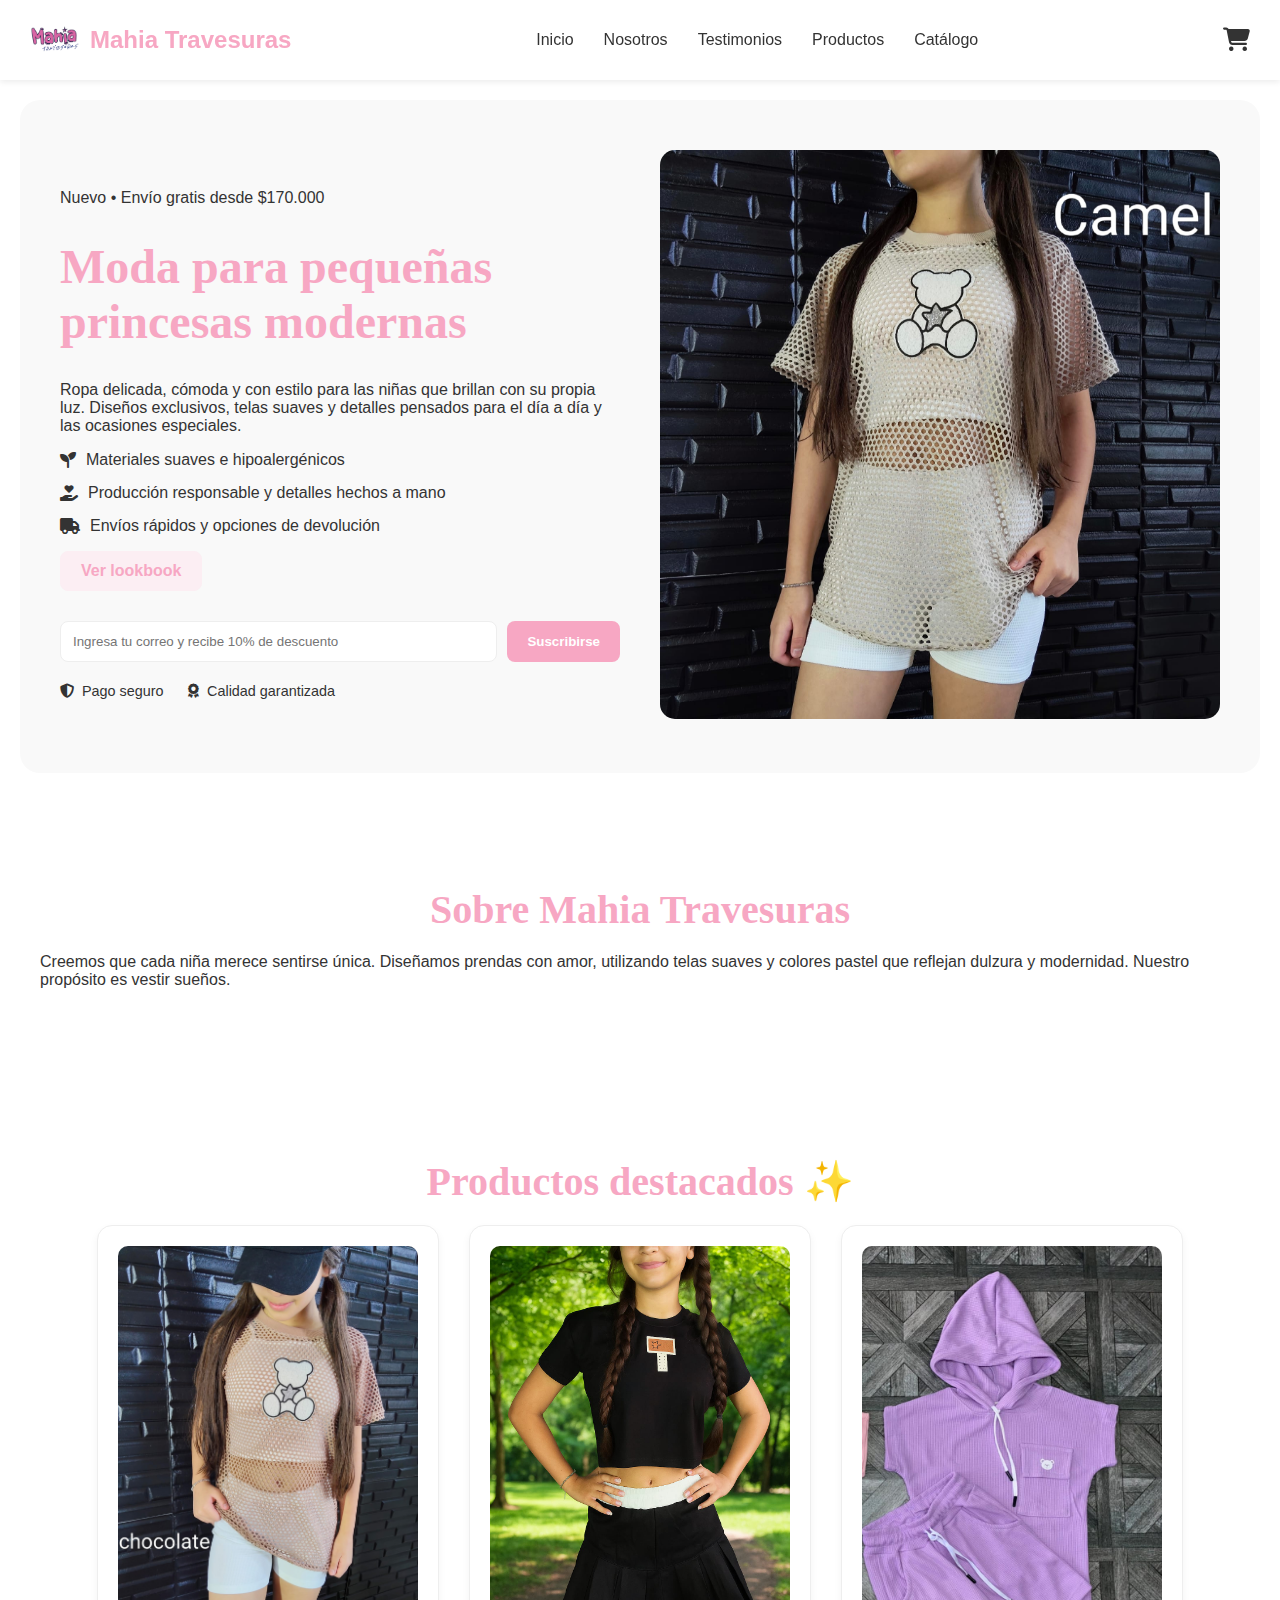
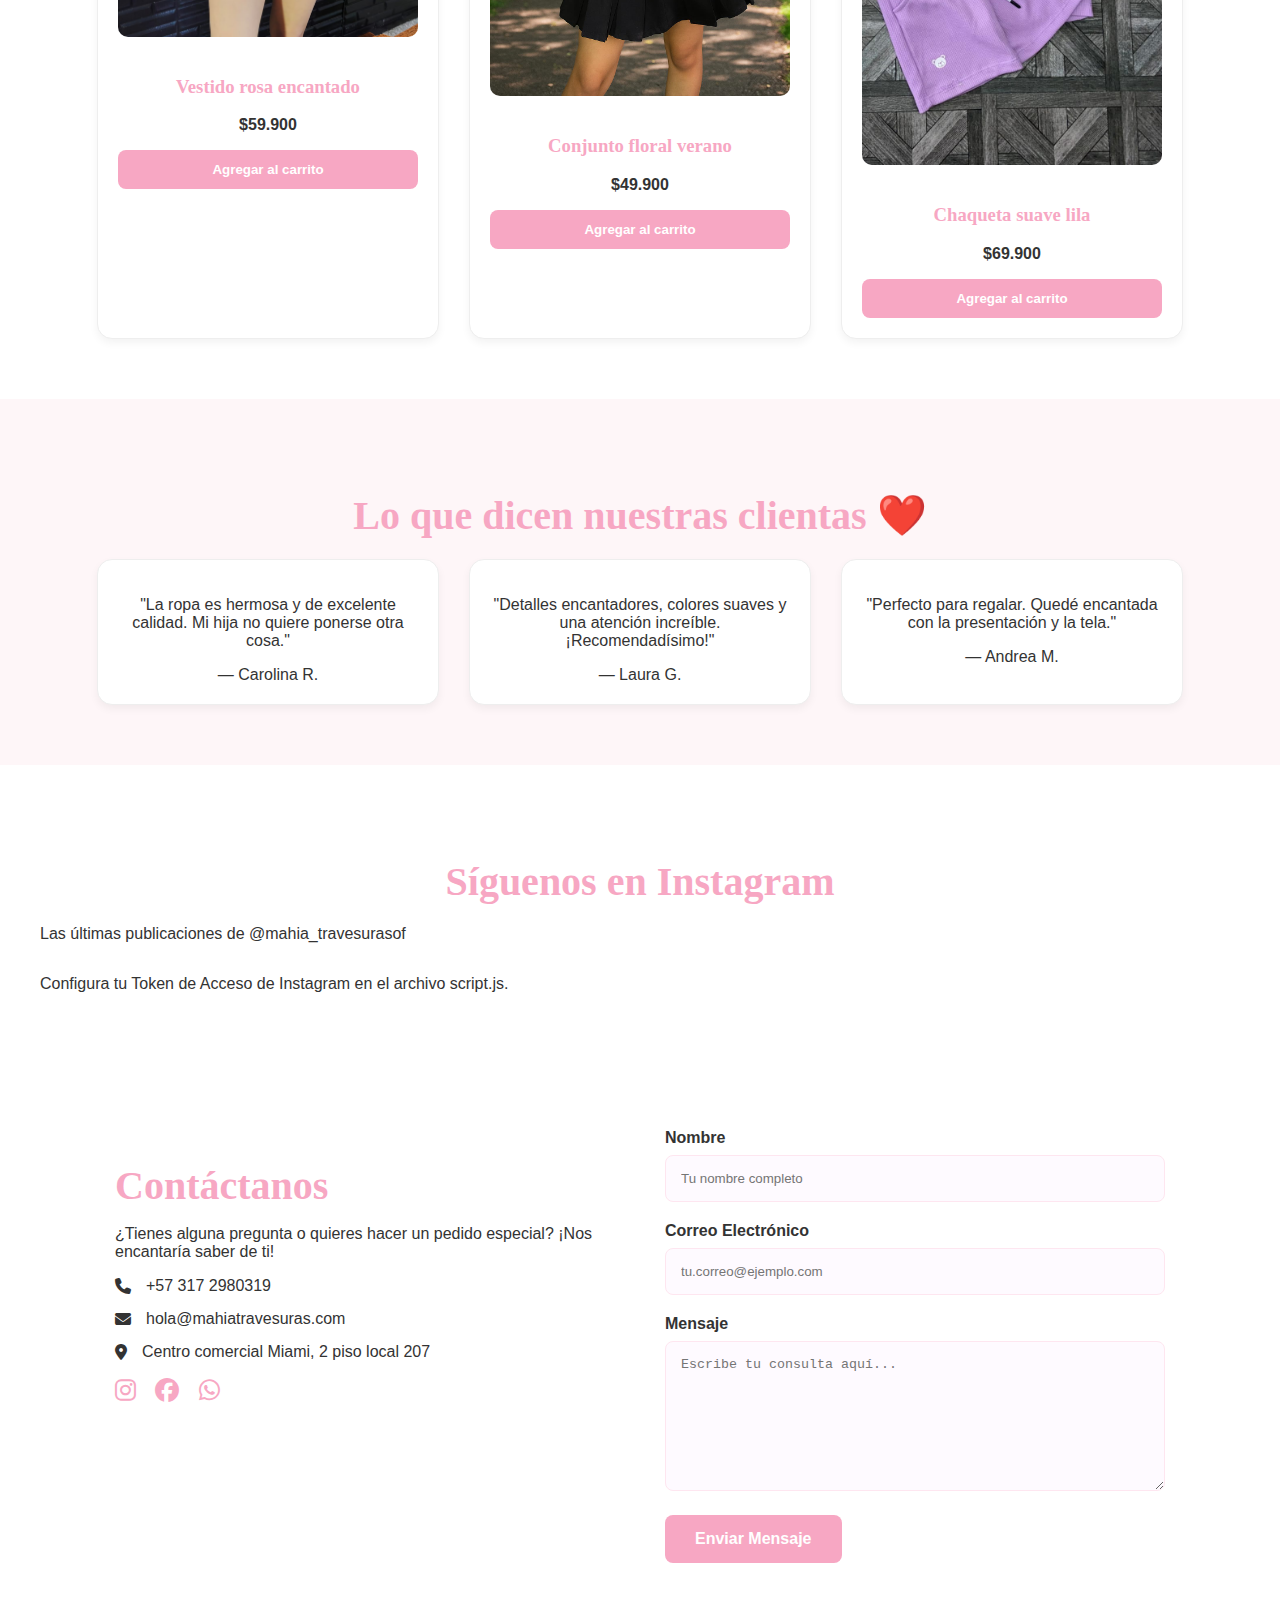
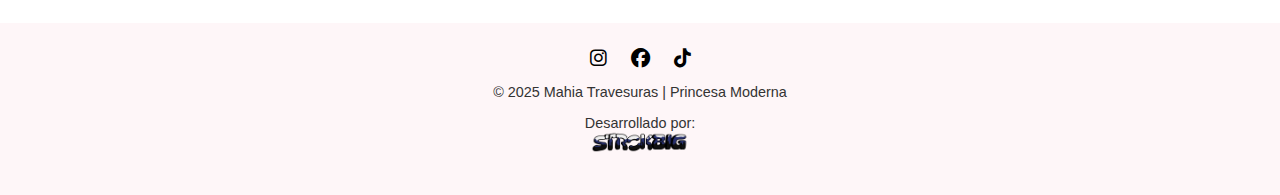
<file: index.html>
<!DOCTYPE html>
<html lang="es">
<head>
    <meta charset="UTF-8">
    <meta name="viewport" content="width=device-width, initial-scale=1.0">
    <title>Mahia Travesuras</title>
    <link rel="stylesheet" href="styles/inicio.css"> 
    <link rel="shortcut icon" href="img/Logos/LOGOISO.png" type="image/x-icon">
    <link rel="preconnect" href="https://fonts.googleapis.com">
    <link rel="preconnect" href="https://fonts.gstatic.com" crossorigin>
    <link href="https://fonts.googleapis.com/css2?family=Poppins:wght@400;600;700&display=swap" rel="stylesheet">
    <link rel="stylesheet" href="https://cdnjs.cloudflare.com/ajax/libs/font-awesome/6.5.0/css/all.min.css"/>
</head>
<body>

    <div class="top-bar"></div>

    <header>
        <div class="logo">
            <img src="img/Logos/LOGOISO.png" alt="Logo Mahia Travesuras">
            <span class="logo-text">Mahia Travesuras</span>
        </div>
        
        <nav class="main-nav">
            <ul>
                <li><a href="index.html" class="active">Inicio</a></li>
                <li><a href="nosotros.html">Nosotros</a></li>
                <li><a href="#testimonios">Testimonios</a></li>
                <li><a href="#productos">Productos</a></li>
                <li><a href="catalogo.html">Catálogo</a></li>
            </ul>
        </nav>
        
        <div class="header-icons">
            <div class="cart-icon">
                 <i class="fa-solid fa-cart-shopping"></i>
                 <span id="cart-counter"></span>
            </div>
            <button class="hamburger" id="hamburger-button" aria-label="Abrir menú">
                <span class="hamburger-line"></span>
                <span class="hamburger-line"></span>
                <span class="hamburger-line"></span>
            </button>
        </div>
    </header>

    <main>
        <section class="hero">
            <div class="hero-content">
                <p class="nuevo-envio">Nuevo • Envío gratis desde $170.000</p>
                <h1>Moda para pequeñas princesas modernas</h1>
                <p>Ropa delicada, cómoda y con estilo para las niñas que brillan con su propia luz. Diseños exclusivos, telas suaves y detalles pensados para el día a día y las ocasiones especiales.</p>
                <ul class="hero-features">
                    <li><i class="fa-solid fa-seedling"></i> Materiales suaves e hipoalergénicos</li>
                    <li><i class="fa-solid fa-hand-holding-heart"></i> Producción responsable y detalles hechos a mano</li>
                    <li><i class="fa-solid fa-truck"></i> Envíos rápidos y opciones de devolución</li>
                </ul>
                <a href="catalogo.html" class="btn-lookbook">Ver lookbook</a>
                <form class="subscription-form" onsubmit="event.preventDefault(); subscribeEmail();">
                    <input id="hero-email" type="email" placeholder="Ingresa tu correo y recibe 10% de descuento" required>
                    <button type="submit">Suscribirse</button>
                </form>
                <div class="trust-badges">
                    <span><i class="fa-solid fa-shield-halved"></i> Pago seguro</span>
                    <span><i class="fa-solid fa-award"></i> Calidad garantizada</span>
                </div>
            </div>
            <div class="hero-image">
                 <img src="img/inicio/vestido_rosa.jpeg" alt="Niña con vestido rosa">
            </div>
        </section>

        <section class="about container" id="nosotros">
            <h2>Sobre Mahia Travesuras</h2>
            <p>Creemos que cada niña merece sentirse única. Diseñamos prendas con amor, utilizando telas suaves y colores pastel que reflejan dulzura y modernidad. Nuestro propósito es vestir sueños.</p>
        </section>

        <section class="featured-products container" id="productos">
            <h2>Productos destacados ✨</h2>
            <div class="product-grid">
                <div class="producto">
                    <img src="img/inicio/vestido_rosa_ecantado.jpeg" alt="Vestido rosa encantado">
                    <h3>Vestido rosa encantado</h3>
                    <p class="price">$59.900</p>
                    <button class="btn-add-to-cart">Agregar al carrito</button>
                </div>
                <div class="producto">
                    <img src="img/inicio/v.jpeg" alt="Conjunto floral verano">
                    <h3>Conjunto floral verano</h3>
                    <p class="price">$49.900</p>
                    <button class="btn-add-to-cart">Agregar al carrito</button>
                </div>
                <div class="producto">
                    <img src="img/inicio/chaqueta suave.jpeg" alt="Chaqueta suave lila">
                    <h3>Chaqueta suave lila</h3>
                    <p class="price">$69.900</p>
                    <button class="btn-add-to-cart">Agregar al carrito</button>
                </div>
            </div>
        </section>

        <section class="testimonials" id="testimonios">
            <div class="container">
                <h2>Lo que dicen nuestras clientas ❤️</h2>
                <div class="testimonial-grid">
                    <div class="testimonial-card">
                        <p>"La ropa es hermosa y de excelente calidad. Mi hija no quiere ponerse otra cosa."</p>
                        <span class="author">— Carolina R.</span>
                    </div>
                    <div class="testimonial-card">
                        <p>"Detalles encantadores, colores suaves y una atención increíble. ¡Recomendadísimo!"</p>
                        <span class="author">— Laura G.</span>
                    </div>
                    <div class="testimonial-card">
                        <p>"Perfecto para regalar. Quedé encantada con la presentación y la tela."</p>
                        <span class="author">— Andrea M.</span>
                    </div>
                </div>
            </div>
        </section>
        
        <section class="instagram container" id="instagram">
            <h2>Síguenos en Instagram</h2>
            <p>Las últimas publicaciones de @mahia_travesurasof</p>
            <div class="instagram-grid" id="instagram-grid">
                <p>Cargando feed de Instagram...</p>
            </div>
        </section>

        <section class="contact container" id="contacto">
            <div class="contact-info">
                <h2>Contáctanos</h2>
                <p>¿Tienes alguna pregunta o quieres hacer un pedido especial? ¡Nos encantaría saber de ti!</p>
                <ul class="contact-details">
                    <li><i class="fa-solid fa-phone"></i> +57 317 2980319</li>
                    <li><i class="fa-solid fa-envelope"></i> hola@mahiatravesuras.com</li>
                    <li><i class="fa-solid fa-map-marker-alt"></i> Centro comercial Miami, 2 piso local 207</li>
                </ul>
                <div class="social-icons">
                     <a href="https://www.instagram.com/mahia_travesurasof/" target="_blank"><i class="fab fa-instagram"></i></a>
                     <a href="#"><i class="fab fa-facebook"></i></a>
                     <a href="https://whatsapp.com/channel/0029VbAsKZb84OmGZhYd8K39" target="_blank"><i class="fab fa-whatsapp"></i></a>
                </div>
            </div>
            <div class="contact-form">
                <form>
                    <div class="form-group">
                        <label for="nombre">Nombre</label>
                        <input type="text" id="nombre" placeholder="Tu nombre completo">
                    </div>
                     <div class="form-group">
                        <label for="email">Correo Electrónico</label>
                        <input type="email" id="email" placeholder="tu.correo@ejemplo.com">
                    </div>
                     <div class="form-group">
                        <label for="mensaje">Mensaje</label>
                        <textarea id="mensaje" placeholder="Escribe tu consulta aquí..."></textarea>
                    </div>
                    <button type="submit" class="btn-submit">Enviar Mensaje</button>
                </form>
            </div>
        </section>
    </main>
    
    <div class="cart" id="cart">
        <button id="cart-close" aria-label="Cerrar carrito" title="Cerrar carrito" class="cart-close">×</button>
        <h3>Tu carrito 🛍️</h3>
        <div class="cart-items" aria-live="polite"></div>
        <div class="cart-summary">
            <div class="wholesale-notice" id="wholesale-notice">
                <i class="fa-solid fa-box-open"></i> Estás haciendo una compra al por mayor
            </div>
            <div class="cart-row subtotal">Subtotal: <span id="cart-subtotal">$0</span></div>
            <fieldset class="shipping-options">
                <legend>Método de entrega</legend>
                <label><input type="radio" name="shippingMethod" value="delivery" checked> Domicilio</label>
                <label><input type="radio" name="shippingMethod" value="pickup"> Recoger</label>
            </fieldset>
            <div class="cart-row shipping-fee">Costo envío: <span id="cart-shipping">$0</span></div>
            <div class="cart-row total">Total: <strong id="cart-total">$0</strong></div>
            <div class="cart-actions">
                <button id="checkout-whatsapp" class="primary">Pagar por WhatsApp</button>
                <button id="clear-cart" type="button">Vaciar carrito</button>
            </div>
        </div>
    </div>

    <div class="checkout-modal" id="checkout-modal" role="dialog" aria-modal="true" aria-hidden="true">
        <div class="checkout-modal-content" role="document">
            <button id="modal-close" aria-label="Cerrar formulario" title="Cerrar">×</button>
            <h4>Detalles de envío</h4>
            <form id="delivery-form">
                <label for="delivery-address">Domicilio</label>
                <input id="delivery-address" name="address" type="text" placeholder="Dirección completa" required>
                <label for="contact-name">Nombre completo</label>
                <input id="contact-name" name="name" type="text" placeholder="Nombre completo" required>
                <label for="contact-phone">Número de celular</label>
                <input id="contact-phone" name="phone" type="tel" placeholder="+57 300 0000000" required>
                <div class="modal-buttons">
                    <button type="button" id="modal-cancel">Cancelar</button>
                    <button type="submit" class="primary">Confirmar y pagar</button>
                </div>
            </form>
        </div>
    </div>

    <footer>
        <div class="footer-social-icons">
            <a href="https://www.instagram.com/mahia_travesurasof/" title="Instagram"><i class="fab fa-instagram"></i></a>
            <a href="#" title="Facebook"><i class="fab fa-facebook"></i></a>
            <a href="#" title="TikTok"><i class="fab fa-tiktok"></i></a>
        </div>
        <p>© 2025 Mahia Travesuras | Princesa Moderna</p>
        <p>Desarrollado por:
            <a href="https://www.strokbig.com" target="_blank" rel="noopener noreferrer">
                <br>
                <img src="img/Logos/Strokbig-Logo-II-[SF].png" alt="Logotipo de Strokbig" width="100">
            </a>
        </p>
    </footer>

    <script src="scripts/inicio.js"></script> 
</body>
</html>
</file>
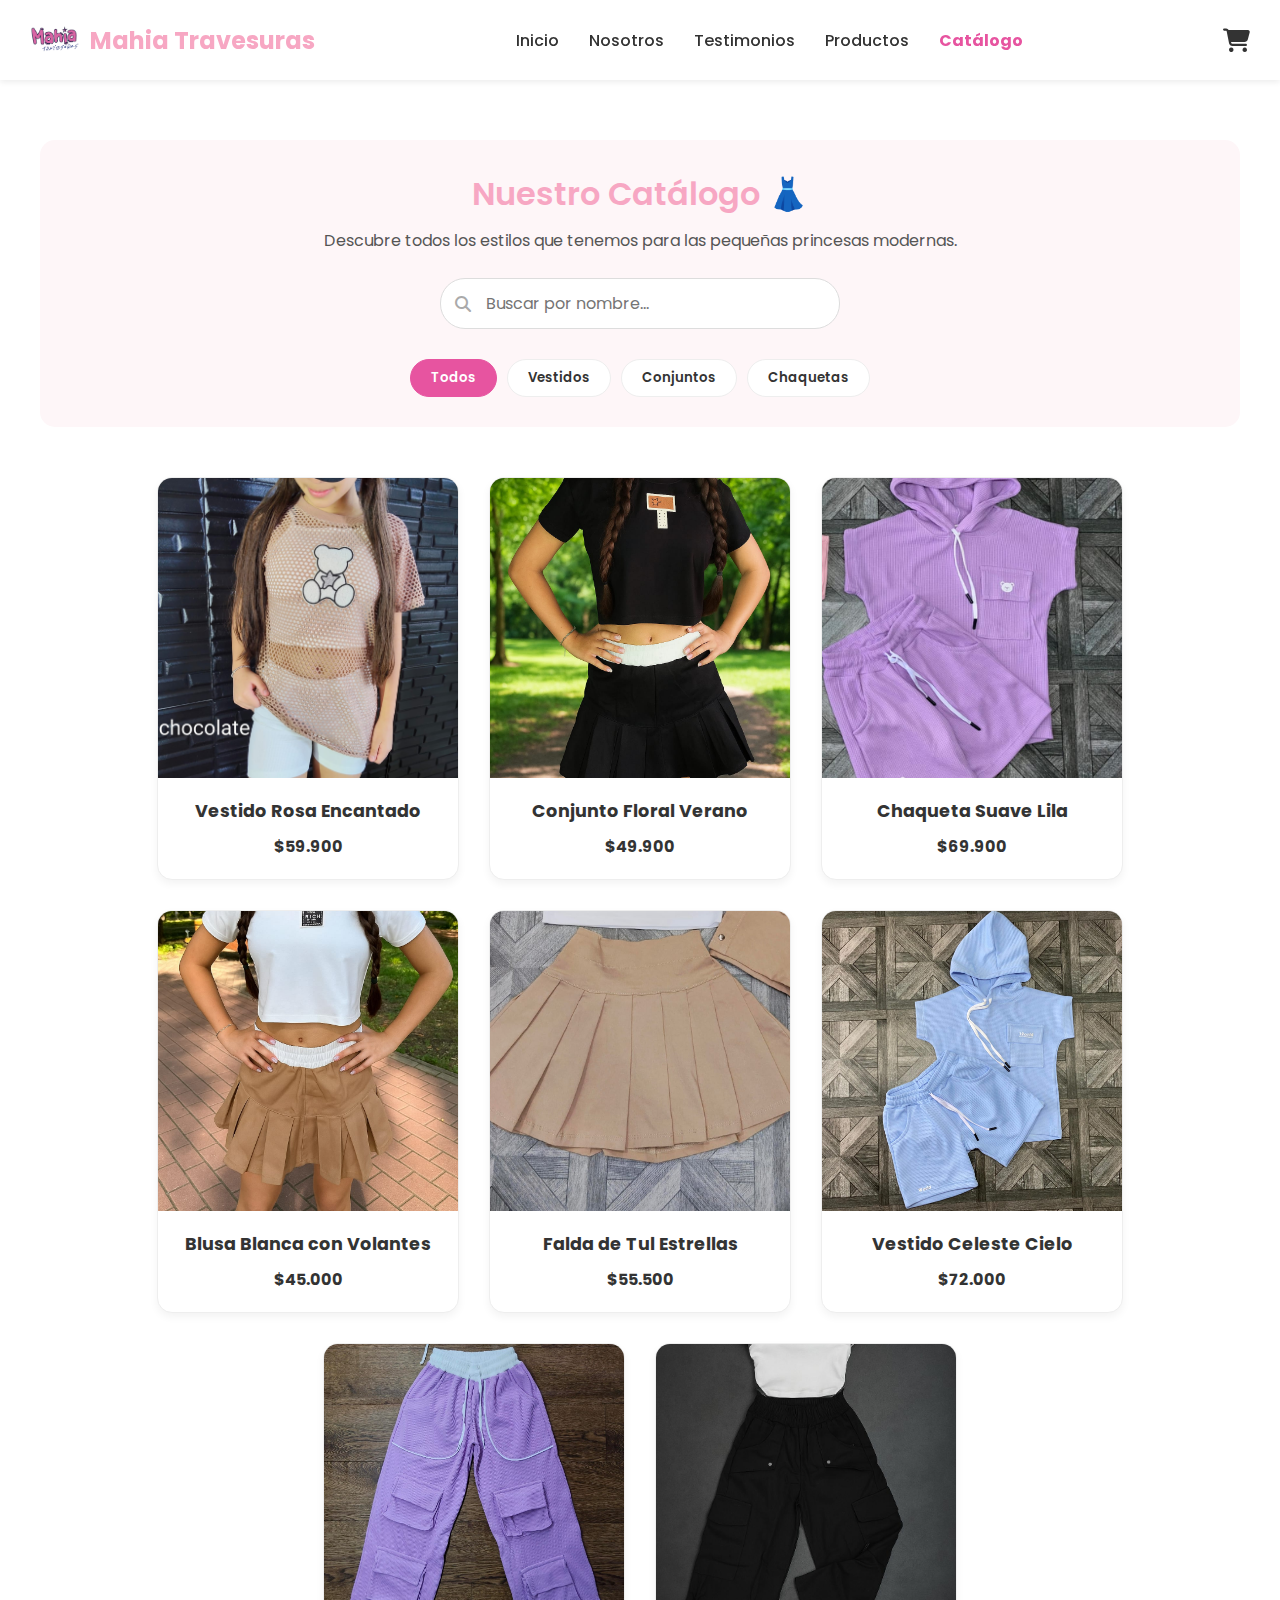
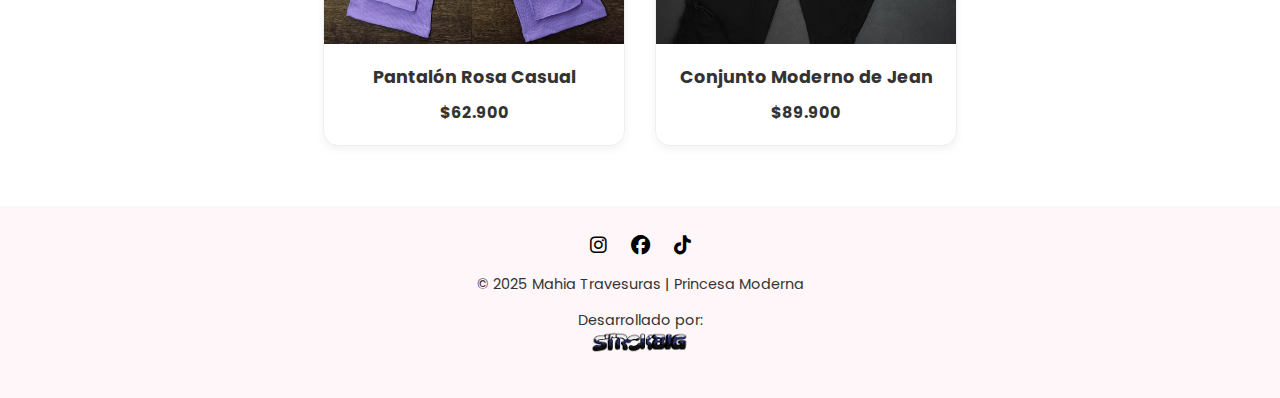
<file: catalogo.html>
<!DOCTYPE html>
<html lang="es">
<head>
    <meta charset="UTF-8">
    <meta name="viewport" content="width=device-width, initial-scale=1.0">
    <title>Catálogo - Mahia Travesuras</title>
    <link rel="stylesheet" href="styles/catalogo.css"> 
    <link rel="shortcut icon" href="img/Logos/LOGOISO.png" type="image/x-icon">
    <link rel="preconnect" href="https://fonts.googleapis.com">
    <link rel="preconnect" href="https://fonts.gstatic.com" crossorigin>
    <link href="https://fonts.googleapis.com/css2?family=Poppins:wght@400;600;700&display=swap" rel="stylesheet">
    <link rel="stylesheet" href="https://cdnjs.cloudflare.com/ajax/libs/font-awesome/6.5.0/css/all.min.css"/>
</head>
<body>

    <header>
        <div class="logo">
            <img src="img/Logos/LOGOISO.png" alt="Logo Mahia Travesuras">
            <span class="logo-text">Mahia Travesuras</span>
        </div>
        <nav class="main-nav">
            <ul>
                <li><a href="index.html">Inicio</a></li>
                <li><a href="index.html#nosotros">Nosotros</a></li>
                <li><a href="index.html#testimonios">Testimonios</a></li>
                <li><a href="index.html#productos">Productos</a></li> 
                <li><a href="catalogo.html" class="active">Catálogo</a></li>
            </ul>
        </nav>
        <div class="header-icons">
            <div class="cart-icon">
                 <i class="fa-solid fa-cart-shopping"></i>
                 <span id="cart-counter"></span>
            </div>
            <button class="hamburger" id="hamburger-button" aria-label="Abrir menú">
                <span class="hamburger-line"></span>
                <span class="hamburger-line"></span>
                <span class="hamburger-line"></span>
            </button>
        </div>
    </header>

    <main>
        <section class="catalog-section container">
            <div class="catalog-header">
                <h1>Nuestro Catálogo 👗</h1>
                <p>Descubre todos los estilos que tenemos para las pequeñas princesas modernas.</p>
                <div class="search-container">
                    <i class="fa-solid fa-magnifying-glass search-icon"></i>
                    <input type="search" id="search-bar" placeholder="Buscar por nombre...">
                </div>
                <div class="filter-container">
                    <button class="filter-btn active" data-filter="all">Todos</button>
                    <button class="filter-btn" data-filter="vestido">Vestidos</button>
                    <button class="filter-btn" data-filter="conjunto">Conjuntos</button>
                    <button class="filter-btn" data-filter="chaqueta">Chaquetas</button>
                </div>
            </div>
            
            <div class="product-grid">
                <div class="producto" data-category="vestido">
                    <div class="image-container">
                        <img src="img/inicio/vestido_rosa_ecantado.jpeg" alt="Vestido rosa encantado">
                        <div class="product-overlay">
                            <button class="btn-add-to-cart">Agregar al carrito</button>
                        </div>
                    </div>
                    <div class="product-info">
                        <h3>Vestido Rosa Encantado</h3>
                        <p class="price">$59.900</p>
                    </div>
                </div>
                <div class="producto" data-category="conjunto">
                    <div class="image-container">
                        <img src="img/inicio/v.jpeg" alt="Conjunto floral verano">
                        <div class="product-overlay">
                            <button class="btn-add-to-cart">Agregar al carrito</button>
                        </div>
                    </div>
                    <div class="product-info">
                        <h3>Conjunto Floral Verano</h3>
                        <p class="price">$49.900</p>
                    </div>
                </div>
                <div class="producto" data-category="chaqueta">
                    <div class="image-container">
                        <img src="img/inicio/chaqueta suave.jpeg" alt="Chaqueta suave lila">
                        <div class="product-overlay">
                            <button class="btn-add-to-cart">Agregar al carrito</button>
                        </div>
                    </div>
                    <div class="product-info">
                        <h3>Chaqueta Suave Lila</h3>
                        <p class="price">$69.900</p>
                    </div>
                </div>
                <div class="producto" data-category="blusa">
                    <div class="image-container">
                        <img src="img/catalogo/blusa_blanca_volantes.jpeg" alt="Blusa con Volantes">
                        <div class="product-overlay">
                            <button class="btn-add-to-cart">Agregar al carrito</button>
                        </div>
                    </div>
                    <div class="product-info">
                        <h3>Blusa Blanca con Volantes</h3>
                        <p class="price">$45.000</p>
                    </div>
                </div>
                <div class="producto" data-category="falda">
                    <div class="image-container">
                        <img src="img/catalogo/falda_tutu.jpeg" alt="Falda de Tul Estrellas">
                        <div class="product-overlay">
                            <button class="btn-add-to-cart">Agregar al carrito</button>
                        </div>
                    </div>
                    <div class="product-info">
                        <h3>Falda de Tul Estrellas</h3>
                        <p class="price">$55.500</p>
                    </div>
                </div>
                <div class="producto" data-category="vestido">
                    <div class="image-container">
                        <img src="img/catalogo/vestido_celeste.jpeg" alt="Vestido Celeste Cielo">
                        <div class="product-overlay">
                            <button class="btn-add-to-cart">Agregar al carrito</button>
                        </div>
                    </div>
                    <div class="product-info">
                        <h3>Vestido Celeste Cielo</h3>
                        <p class="price">$72.000</p>
                    </div>
                </div>
                <div class="producto" data-category="pantalon">
                    <div class="image-container">
                        <img src="img/catalogo/pantalonRos_casual.jpeg" alt="Pantalón Rosa Casual">
                        <div class="product-overlay">
                            <button class="btn-add-to-cart">Agregar al carrito</button>
                        </div>
                    </div>
                    <div class="product-info">
                        <h3>Pantalón Rosa Casual</h3>
                        <p class="price">$62.900</p>
                    </div>
                </div>
                <div class="producto" data-category="conjunto">
                    <div class="image-container">
                        <img src="img/catalogo/conuntoJean_moderno.jpeg" alt="Conjunto de Jean">
                        <div class="product-overlay">
                            <button class="btn-add-to-cart">Agregar al carrito</button>
                        </div>
                    </div>
                    <div class="product-info">
                        <h3>Conjunto Moderno de Jean</h3>
                        <p class="price">$89.900</p>
                    </div>
                </div>
            </div>
        </section>
    </main>
    
    <div class="cart" id="cart">
        <button id="cart-close" aria-label="Cerrar carrito" title="Cerrar carrito" class="cart-close">×</button>
        <h3>Tu carrito 🛍️</h3>
        <div class="cart-items" aria-live="polite"></div>
        <div class="cart-summary">
            <div class="cart-row subtotal">Subtotal: <span id="cart-subtotal">$0</span></div>
            <fieldset class="shipping-options">
                <legend>Método de entrega</legend>
                <label><input type="radio" name="shippingMethod" value="delivery" checked> Domicilio</label>
                <label><input type="radio" name="shippingMethod" value="pickup"> Recoger</label>
            </fieldset>
            <div class="cart-row shipping-fee">Costo envío: <span id="cart-shipping">$0</span></div>
            <div class="cart-row total">Total: <strong id="cart-total">$0</strong></div>
            <div class="cart-actions">
                <button id="checkout-whatsapp" class="primary">Pagar por WhatsApp</button>
                <button id="clear-cart" type="button">Vaciar carrito</button>
            </div>
        </div>
    </div>

    <div class="checkout-modal" id="checkout-modal" role="dialog" aria-modal="true" aria-hidden="true">
        <div class="checkout-modal-content" role="document">
            <button id="modal-close" aria-label="Cerrar formulario" title="Cerrar">×</button>
            <h4>Detalles de envío</h4>
            <form id="delivery-form">
                <label for="delivery-address">Domicilio</label>
                <input id="delivery-address" name="address" type="text" placeholder="Dirección completa" required>
                <label for="contact-name">Nombre completo</label>
                <input id="contact-name" name="name" type="text" placeholder="Nombre completo" required>
                <label for="contact-phone">Número de celular</label>
                <input id="contact-phone" name="phone" type="tel" placeholder="+57 300 0000000" required>
                <div class="modal-buttons">
                    <button type="button" id="modal-cancel">Cancelar</button>
                    <button type="submit" class="primary">Confirmar y pagar</button>
                </div>
            </form>
        </div>
    </div>

    <footer>
        <div class="footer-social-icons">
            <a href="https://www.instagram.com/mahia_travesurasof/" title="Instagram"><i class="fab fa-instagram"></i></a>
            <a href="#" title="Facebook"><i class="fab fa-facebook"></i></a>
            <a href="#" title="TikTok"><i class="fab fa-tiktok"></i></a>
        </div>
        <p>© 2025 Mahia Travesuras | Princesa Moderna</p>
        <p>Desarrollado por:
            <a href="https://www.strokbig.com" target="_blank" rel="noopener noreferrer">
                <br>
                <img src="img/Logos/Strokbig-Logo-II-[SF].png" alt="Logotipo de Strokbig" width="100">
            </a>
        </p>
    </footer>

    <script src="scripts/inicio.js"></script> 
</body>
</html>
</file>
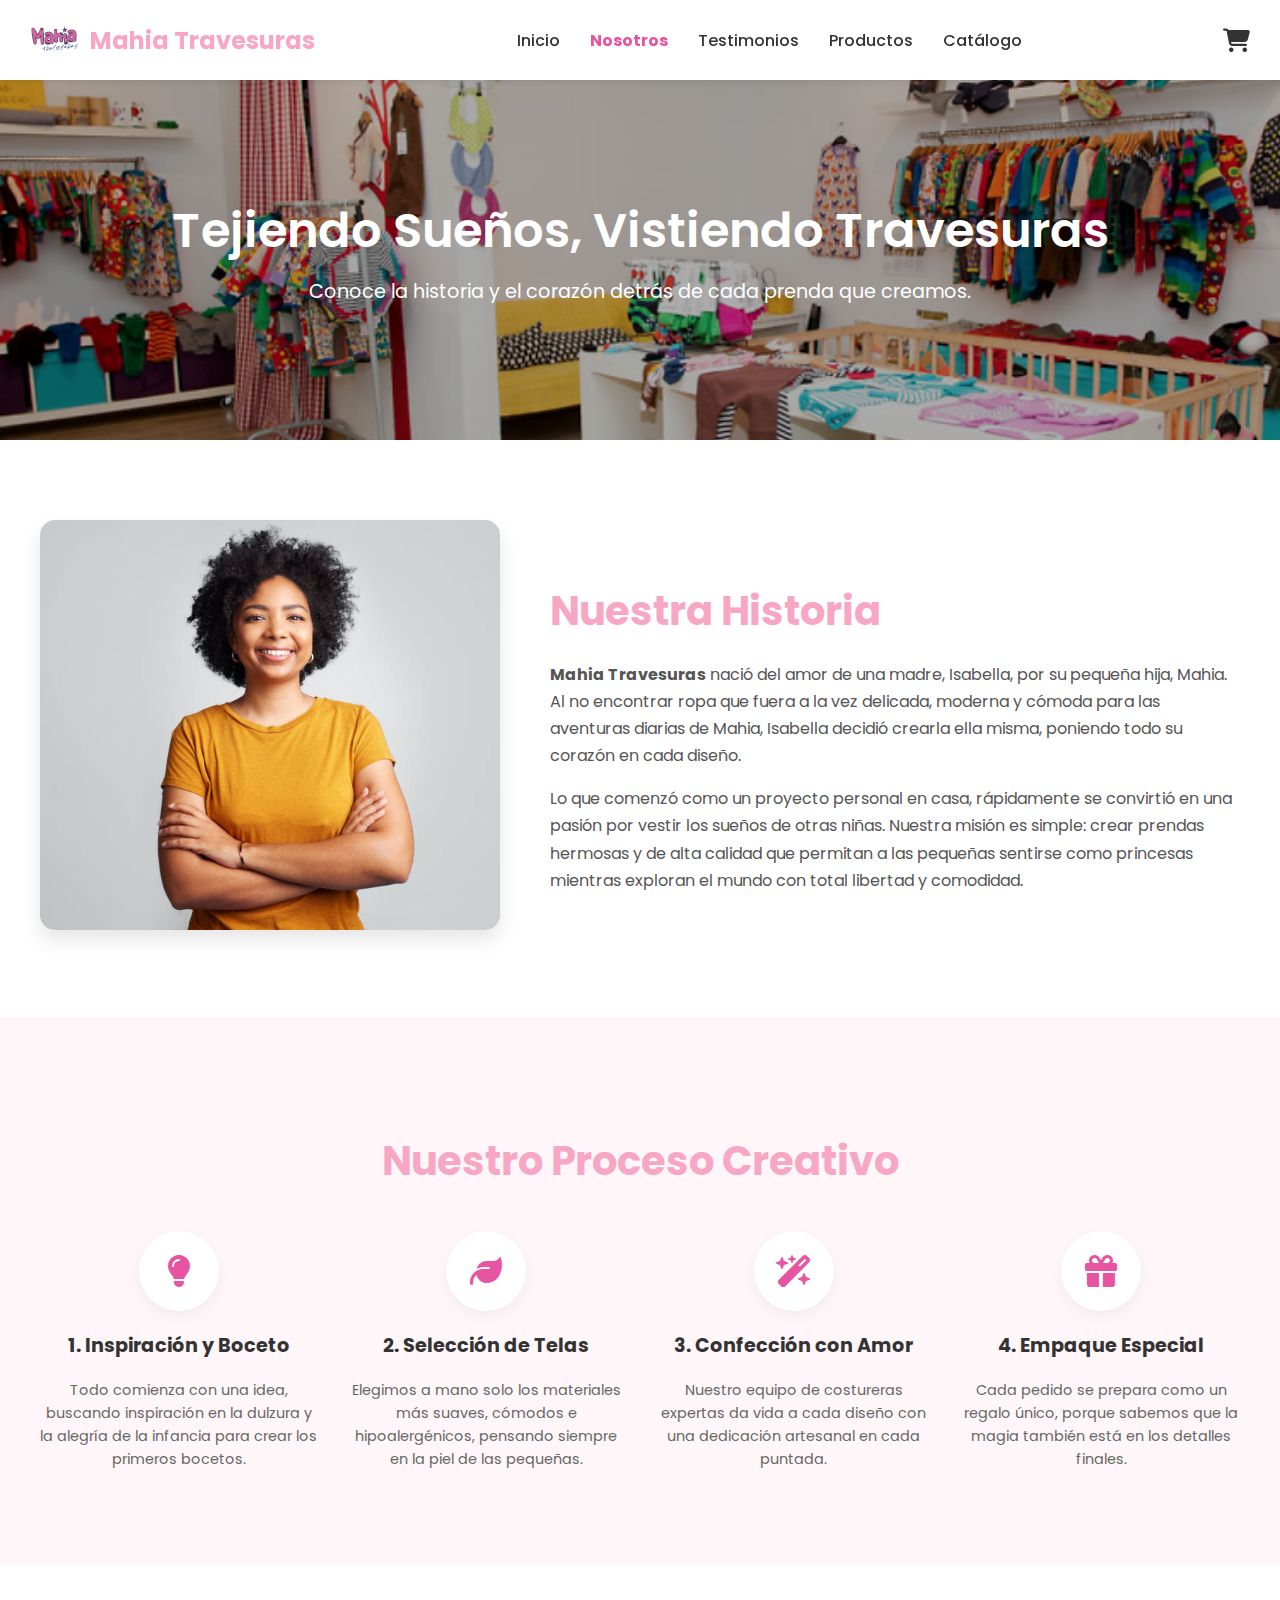
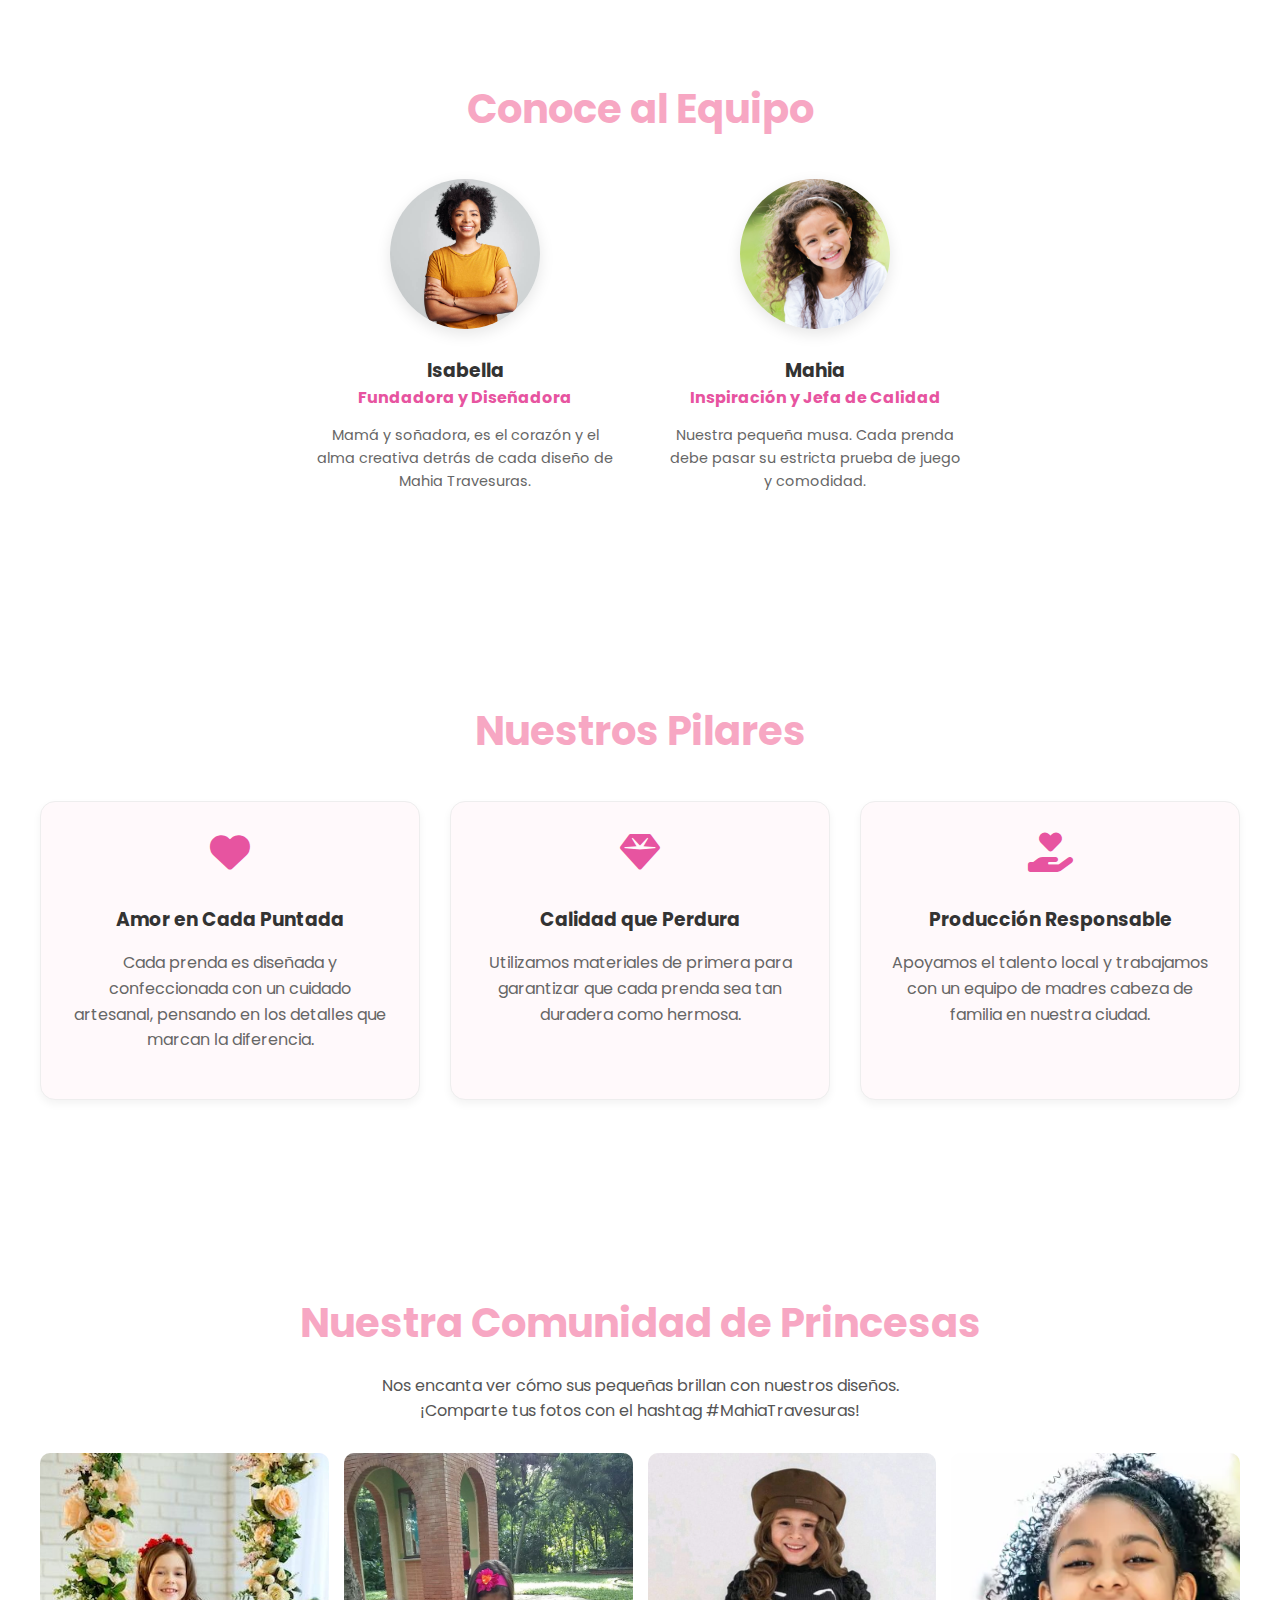
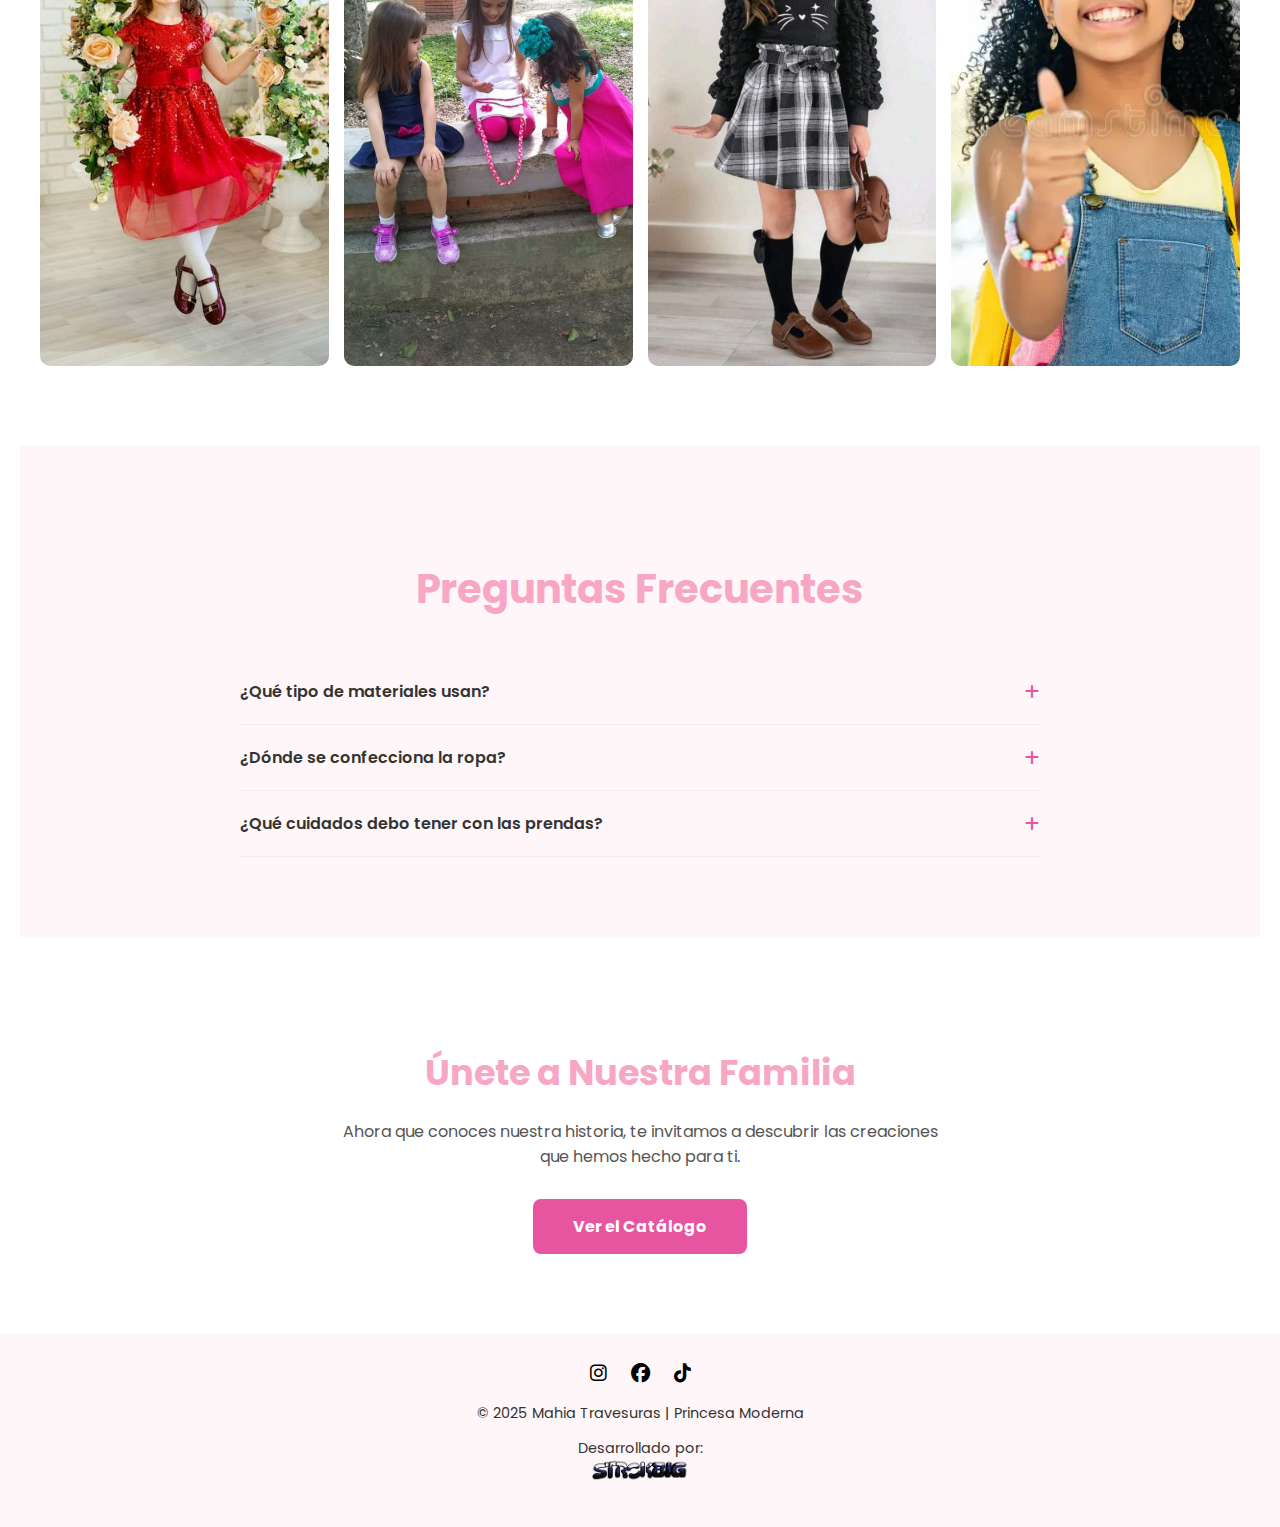
<file: nosotros.html>
<!DOCTYPE html>
<html lang="es">
<head>
    <meta charset="UTF-8">
    <meta name="viewport" content="width=device-width, initial-scale=1.0">
    <title>Nosotros - Mahia Travesuras</title>
    <link rel="stylesheet" href="styles/nosotros.css"> 
    <link rel="shortcut icon" href="img/Logos/LOGOISO.png" type="image/x-icon">
    <link rel="preconnect" href="https://fonts.googleapis.com">
    <link rel="preconnect" href="https://fonts.gstatic.com" crossorigin>
    <link href="https://fonts.googleapis.com/css2?family=Poppins:wght@400;600;700&display=swap" rel="stylesheet">
    <link rel="stylesheet" href="https://cdnjs.cloudflare.com/ajax/libs/font-awesome/6.5.0/css/all.min.css"/>
</head>
<body>

    <header>
        <div class="logo">
            <img src="img/Logos/LOGOISO.png" alt="Logo Mahia Travesuras">
            <span class="logo-text">Mahia Travesuras</span>
        </div>
        <nav class="main-nav">
            <ul>
                <li><a href="index.html">Inicio</a></li>
                <li><a href="nosotros.html" class="active">Nosotros</a></li>
                <li><a href="index.html#testimonios">Testimonios</a></li>
                <li><a href="index.html#productos">Productos</a></li> 
                <li><a href="catalogo.html">Catálogo</a></li>
            </ul>
        </nav>
        <div class="header-icons">
            <div class="cart-icon">
                 <i class="fa-solid fa-cart-shopping"></i>
                 <span id="cart-counter"></span>
            </div>
            <button class="hamburger" id="hamburger-button" aria-label="Abrir menú">
                <span class="hamburger-line"></span>
                <span class="hamburger-line"></span>
                <span class="hamburger-line"></span>
            </button>
        </div>
    </header>

    <main>
        <section class="about-hero">
            <div class="about-hero-content">
                <h1>Tejiendo Sueños, Vistiendo Travesuras</h1>
                <p>Conoce la historia y el corazón detrás de cada prenda que creamos.</p>
            </div>
        </section>

        <section class="mission container">
            <div class="mission-image">
                <img src="img/nosotros/imagen_m.jpg" alt="Fundadora de Mahia Travesuras">
            </div>
            <div class="mission-text">
                <h2>Nuestra Historia</h2>
                <p><strong>Mahia Travesuras</strong> nació del amor de una madre, Isabella, por su pequeña hija, Mahia. Al no encontrar ropa que fuera a la vez delicada, moderna y cómoda para las aventuras diarias de Mahia, Isabella decidió crearla ella misma, poniendo todo su corazón en cada diseño.</p>
                <p>Lo que comenzó como un proyecto personal en casa, rápidamente se convirtió en una pasión por vestir los sueños de otras niñas. Nuestra misión es simple: crear prendas hermosas y de alta calidad que permitan a las pequeñas sentirse como princesas mientras exploran el mundo con total libertad y comodidad.</p>
            </div>
        </section>

        <section class="process-section">
            <div class="container">
                <h2>Nuestro Proceso Creativo</h2>
                <div class="process-grid">
                    <div class="process-step">
                        <div class="process-icon"><i class="fa-solid fa-lightbulb"></i></div>
                        <h3>1. Inspiración y Boceto</h3>
                        <p>Todo comienza con una idea, buscando inspiración en la dulzura y la alegría de la infancia para crear los primeros bocetos.</p>
                    </div>
                    <div class="process-step">
                        <div class="process-icon"><i class="fa-solid fa-leaf"></i></div>
                        <h3>2. Selección de Telas</h3>
                        <p>Elegimos a mano solo los materiales más suaves, cómodos e hipoalergénicos, pensando siempre en la piel de las pequeñas.</p>
                    </div>
                    <div class="process-step">
                        <div class="process-icon"><i class="fa-solid fa-wand-magic-sparkles"></i></div>
                        <h3>3. Confección con Amor</h3>
                        <p>Nuestro equipo de costureras expertas da vida a cada diseño con una dedicación artesanal en cada puntada.</p>
                    </div>
                    <div class="process-step">
                        <div class="process-icon"><i class="fa-solid fa-gift"></i></div>
                        <h3>4. Empaque Especial</h3>
                        <p>Cada pedido se prepara como un regalo único, porque sabemos que la magia también está en los detalles finales.</p>
                    </div>
                </div>
            </div>
        </section>

        <section class="team-section container">
            <h2>Conoce al Equipo</h2>
            <div class="team-grid">
                <div class="team-member">
                    <img src="img/nosotros/imagen_m.jpg" alt="Isabella, Fundadora">
                    <h3>Isabella</h3>
                    <span>Fundadora y Diseñadora</span>
                    <p>Mamá y soñadora, es el corazón y el alma creativa detrás de cada diseño de Mahia Travesuras.</p>
                </div>
                <div class="team-member">
                    <img src="img/nosotros/imagen_n.jpg" alt="Mahia, Inspiración">
                    <h3>Mahia</h3>
                    <span>Inspiración y Jefa de Calidad</span>
                    <p>Nuestra pequeña musa. Cada prenda debe pasar su estricta prueba de juego y comodidad.</p>
                </div>
            </div>
        </section>

        <section class="values">
            <div class="container">
                <h2>Nuestros Pilares</h2>
                <div class="values-grid">
                    <div class="value-card">
                        <i class="fa-solid fa-heart"></i>
                        <h3>Amor en Cada Puntada</h3>
                        <p>Cada prenda es diseñada y confeccionada con un cuidado artesanal, pensando en los detalles que marcan la diferencia.</p>
                    </div>
                    <div class="value-card">
                        <i class="fa-solid fa-gem"></i>
                        <h3>Calidad que Perdura</h3>
                        <p>Utilizamos materiales de primera para garantizar que cada prenda sea tan duradera como hermosa.</p>
                    </div>
                    <div class="value-card">
                        <i class="fa-solid fa-hand-holding-heart"></i>
                        <h3>Producción Responsable</h3>
                        <p>Apoyamos el talento local y trabajamos con un equipo de madres cabeza de familia en nuestra ciudad.</p>
                    </div>
                </div>
            </div>
        </section>

        <section class="gallery-section container">
            <h2>Nuestra Comunidad de Princesas</h2>
            <p>Nos encanta ver cómo sus pequeñas brillan con nuestros diseños. ¡Comparte tus fotos con el hashtag #MahiaTravesuras!</p>
            <div class="gallery-grid">
                <img src="img/nosotros/niña_vestido.jpg" alt="Niña feliz con vestido Mahia Travesuras">
                <img src="img/nosotros/niña_jugando.jpg" alt="Niña jugando con ropa Mahia Travesuras">
                <img src="img/nosotros/niña_conjunto.jpeg" alt="Niña posando con conjunto Mahia Travesuras">
                <img src="img/nosotros/niña_sonrisa.webp" alt="Niña sonriendo con ropa Mahia Travesuras">
            </div>
        </section>

        <section class="faq-section container">
            <h2>Preguntas Frecuentes</h2>
            <div class="faq-container">
                <div class="faq-item">
                    <div class="faq-question">
                        <span>¿Qué tipo de materiales usan?</span>
                        <i class="fa-solid fa-plus"></i>
                    </div>
                    <div class="faq-answer">
                        <p>Priorizamos la salud y comodidad de las niñas. Usamos principalmente algodón Pima, lino y otras fibras naturales hipoalergénicas que son increíblemente suaves al tacto y cuidan la piel sensible.</p>
                    </div>
                </div>
                <div class="faq-item">
                    <div class="faq-question">
                        <span>¿Dónde se confecciona la ropa?</span>
                        <i class="fa-solid fa-plus"></i>
                    </div>
                    <div class="faq-answer">
                        <p>Estamos orgullosos de decir que el 100% de nuestra producción es local, aquí en Medellín. Trabajamos con un talentoso equipo de costureras y madres cabeza de familia, apoyando a nuestra comunidad.</p>
                    </div>
                </div>
                <div class="faq-item">
                    <div class="faq-question">
                        <span>¿Qué cuidados debo tener con las prendas?</span>
                        <i class="fa-solid fa-plus"></i>
                    </div>
                    <div class="faq-answer">
                        <p>Para mantener la suavidad y los colores vibrantes por más tiempo, recomendamos lavar a mano o en ciclo delicado con agua fría. Evita el uso de secadoras y prefiere secar a la sombra.</p>
                    </div>
                </div>
            </div>
        </section>

        <section class="cta-section container">
            <h2>Únete a Nuestra Familia</h2>
            <p>Ahora que conoces nuestra historia, te invitamos a descubrir las creaciones que hemos hecho para ti.</p>
            <a href="catalogo.html" class="cta-button">Ver el Catálogo</a>
        </section>
    </main>
    
    <div class="cart" id="cart">
        <button id="cart-close" aria-label="Cerrar carrito" title="Cerrar carrito" class="cart-close">×</button>
        <h3>Tu carrito 🛍️</h3>
        <div class="cart-items" aria-live="polite"></div>
        <div class="cart-summary">
            <div class="wholesale-notice" id="wholesale-notice">
                <i class="fa-solid fa-box-open"></i> Estás haciendo una compra al por mayor
            </div>
            <div class="cart-row subtotal">Subtotal: <span id="cart-subtotal">$0</span></div>
            <fieldset class="shipping-options">
                <legend>Método de entrega</legend>
                <label><input type="radio" name="shippingMethod" value="delivery" checked> Domicilio</label>
                <label><input type="radio" name="shippingMethod" value="pickup"> Recoger</label>
            </fieldset>
            <div class="cart-row shipping-fee">Costo envío: <span id="cart-shipping">$0</span></div>
            <div class="cart-row total">Total: <strong id="cart-total">$0</strong></div>
            <div class="cart-actions">
                <button id="checkout-whatsapp" class="primary">Pagar por WhatsApp</button>
                <button id="clear-cart" type="button">Vaciar carrito</button>
            </div>
        </div>
    </div>

    <div class="checkout-modal" id="checkout-modal" role="dialog" aria-modal="true" aria-hidden="true">
        <div class="checkout-modal-content" role="document">
            <button id="modal-close" aria-label="Cerrar formulario" title="Cerrar">×</button>
            <h4>Detalles de envío</h4>
            <form id="delivery-form">
                <label for="delivery-address">Domicilio</label>
                <input id="delivery-address" name="address" type="text" placeholder="Dirección completa" required>
                <label for="contact-name">Nombre completo</label>
                <input id="contact-name" name="name" type="text" placeholder="Nombre completo" required>
                <label for="contact-phone">Número de celular</label>
                <input id="contact-phone" name="phone" type="tel" placeholder="+57 300 0000000" required>
                <div class="modal-buttons">
                    <button type="button" id="modal-cancel">Cancelar</button>
                    <button type="submit" class="primary">Confirmar y pagar</button>
                </div>
            </form>
        </div>
    </div>

    <footer>
        <div class="footer-social-icons">
            <a href="https://www.instagram.com/mahia_travesurasof/" title="Instagram"><i class="fab fa-instagram"></i></a>
            <a href="#" title="Facebook"><i class="fab fa-facebook"></i></a>
            <a href="#" title="TikTok"><i class="fab fa-tiktok"></i></a>
        </div>
        <p>© 2025 Mahia Travesuras | Princesa Moderna</p>
        <p>Desarrollado por:
            <a href="https://www.strokbig.com" target="_blank" rel="noopener noreferrer">
                <br>
                <img src="img/Logos/Strokbig-Logo-II-[SF].png" alt="Logotipo de Strokbig" width="100">
            </a>
        </p>
    </footer>

    <script src="scripts/inicio.js"></script> 
</body>
</html>
</file>
<file: styles/inicio.css>
/* --- ESTILOS GLOBALES Y VARIABLES --- */
:root {
    --primary-color: #f7a7c3;
    --pink-strong: #e754a0;
    --pink-light: #fef6f8;
    --text-color: #333;
    --light-gray: #f9f9f9;
    --border-color: #eee;
    --white-color: #fff;
    --shadow: rgba(0,0,0,0.08);
}

body {
    font-family: 'Montserrat', sans-serif;
    margin: 0;
    color: var(--text-color);
    background-color: var(--white-color);
}

.container {
    max-width: 1200px;
    margin: 0 auto;
    padding: 60px 20px;
}

h1, h2, h3, h4 {
     font-family: 'Playfair Display', serif;
     color: var(--primary-color);
     text-align: center;
}
h2 { font-size: 2.5rem; margin-bottom: 20px; }

/* --- ENCABEZADO Y NAVEGACIÓN --- */
header {
    display: flex;
    justify-content: space-between;
    align-items: center;
    padding: 15px 30px;
    background-color: var(--white-color);
    position: sticky;
    top: 0;
    z-index: 1000;
    box-shadow: 0 2px 6px var(--shadow);
}
.logo { display: flex; align-items: center; }
.logo img { height: 50px; margin-right: 10px; }
.logo-text { font-size: 1.5rem; font-weight: bold; color: var(--primary-color); }
.main-nav ul { list-style: none; display: flex; gap: 30px; margin: 0; padding: 0; }
.main-nav a { text-decoration: none; color: var(--text-color); font-weight: 500; }

.header-icons { display: flex; align-items: center; gap: 20px; }
.cart-icon { position: relative; font-size: 1.5rem; cursor: pointer; }
.hamburger { display: none; }

/* --- NUEVO: ESTILOS DEL CONTADOR DEL CARRITO --- */
#cart-counter {
    position: absolute;
    top: -8px;
    right: -10px;
    background-color: var(--pink-strong);
    color: white;
    width: 22px;
    height: 22px;
    border-radius: 50%;
    display: flex;
    align-items: center;
    justify-content: center;
    font-size: 0.75rem;
    font-weight: bold;
    font-family: 'Montserrat', sans-serif;
    transform: scale(0); /* Oculto por defecto */
    transition: transform 0.2s ease-out;
}
#cart-counter.show {
    transform: scale(1); /* Visible */
}

/* --- SECCIÓN HERO --- */
.hero { display: flex; align-items: center; padding: 50px 40px; background-color: var(--light-gray); border-radius: 20px; margin: 20px; }
.hero-content { flex: 1; padding-right: 40px; }
.hero-content h1 { font-size: 3rem; text-align: left; }
.hero-features { list-style: none; padding: 0; }
.hero-features li { display: flex; align-items: center; gap: 10px; margin-bottom: 15px; }
.btn-lookbook { padding: 10px 20px; background-color: #fceef3; color: var(--primary-color); border: 1px solid #fceef3; border-radius: 8px; text-decoration: none; font-weight: bold; display: inline-block; margin-bottom: 30px; }
.subscription-form { display: flex; gap: 10px; margin-bottom: 20px; }
.subscription-form input { flex: 1; padding: 12px; border: 1px solid var(--border-color); border-radius: 8px; }
.subscription-form button { padding: 12px 20px; background-color: var(--primary-color); color: var(--white-color); border: none; border-radius: 8px; cursor: pointer; font-weight: bold; }
.trust-badges span { margin-right: 20px; font-size: 0.9rem; display: inline-flex; align-items: center; gap: 8px; }
.hero-image { flex: 1; }
.hero-image img { width: 100%; border-radius: 15px; }

/* --- PRODUCTOS, TESTIMONIOS, ETC. --- */
.product-grid, .testimonial-grid { display: flex; justify-content: center; gap: 30px; flex-wrap: wrap; }
.producto, .testimonial-card { background-color: var(--white-color); border: 1px solid var(--border-color); border-radius: 15px; padding: 20px; text-align: center; box-shadow: 0 4px 8px rgba(0,0,0,0.05); }
.producto { width: 300px; }
.producto img { max-width: 100%; border-radius: 10px; margin-bottom: 1rem; }
.producto .price { font-weight: bold; margin-bottom: 1rem; }
.producto .btn-add-to-cart { padding: 12px 30px; background-color: var(--primary-color); color: var(--white-color); border: none; border-radius: 8px; cursor: pointer; font-weight: bold; width: 100%; }
.testimonials { background-color: var(--pink-light); }
.testimonial-card { width: 300px; }

/* --- SECCIÓN CONTACTO --- */
.contact { padding: 60px 20px; display: flex; justify-content: center; gap: 50px; flex-wrap: wrap; }
.contact-info, .contact-form { flex: 1; max-width: 500px; min-width: 300px; }
.contact-info h2, .contact-form h2 { text-align: left; margin-bottom: 10px; }
.contact-details { list-style: none; padding: 0; }
.contact-details li { margin-bottom: 15px; display: flex; align-items: center; gap: 15px; }
.contact-info .social-icons a { margin-right: 15px; color: var(--primary-color); font-size: 1.5rem; text-decoration: none; }
.form-group { margin-bottom: 20px; }
.form-group label { display: block; margin-bottom: 8px; font-weight: bold; }
.form-group input, .form-group textarea { width: 100%; padding: 15px; border: 1px solid #fee6f0; background-color: #fefaff; border-radius: 8px; box-sizing: border-box; }
.form-group textarea { height: 150px; resize: vertical; }
.btn-submit { padding: 15px 30px; background-color: var(--primary-color); color: var(--white-color); border: none; border-radius: 8px; cursor: pointer; font-weight: bold; font-size: 1rem; }

/* --- INSTAGRAM --- */
.instagram-grid { display: grid; grid-template-columns: repeat(auto-fit, minmax(250px, 1fr)); gap: 15px; }
.instagram-card { position: relative; overflow: hidden; border-radius: 10px; }
.instagram-card img { width: 100%; height: 100%; object-fit: cover; transition: transform 0.3s ease; }
.instagram-card:hover img { transform: scale(1.05); }

/* --- CARRITO DE COMPRAS --- */
.cart { position: fixed; top: 0; right: -100%; width: 380px; height: 100%; background: linear-gradient(180deg, var(--white-color) 0%, #fff7fb 100%); box-shadow: -12px 20px 50px rgba(0, 0, 0, 0.12); padding: 20px; transition: right 0.4s cubic-bezier(.2,.9,.3,1); z-index: 2000; display: flex; flex-direction: column; box-sizing: border-box; }
.cart.open { right: 0; }
.cart-close { position: absolute; top: 15px; right: 15px; background: transparent; border: none; font-size: 24px; cursor: pointer; color: #888; }
.cart h3 { text-align: left; color: var(--pink-strong); }
.cart-items { flex: 1 1 auto; overflow-y: auto; margin-bottom: 15px; }
.cart-summary { flex-shrink: 0; border-top: 1px dashed #ccc; padding-top: 1rem; }
.cart-item { display: flex; justify-content: space-between; align-items: center; margin-bottom: 1rem; gap: 10px; }
.item-info .item-name { font-weight: bold; display: block; }
.item-meta { display: flex; align-items: center; gap: 8px; font-size: 0.9rem; color: #666; }
.item-qty { border: 1px solid var(--border-color); border-radius: 5px; padding: 4px; }
.item-remove { background: none; border: none; color: red; cursor: pointer; font-weight: bold; font-size: 1.2rem; }
.cart-row { display: flex; justify-content: space-between; margin-bottom: 8px; }
.cart-row.total { font-weight: bold; font-size: 1.1rem; }
.shipping-options { border: none; padding: 0; margin: 10px 0; font-size: 0.9rem; }
.cart-actions { display: flex; gap: 10px; margin-top: 1rem; }
.cart-actions .primary { flex: 1; background: linear-gradient(90deg, var(--pink-strong), var(--primary-color)); color: white; border: none; padding: 12px; border-radius: 8px; cursor: pointer; font-weight: bold; }
#clear-cart { background-color: #eee; border: 1px solid #ddd; padding: 12px; border-radius: 8px; cursor: pointer; }

/* --- MODAL DE CHECKOUT --- */
.checkout-modal { display: none; position: fixed; z-index: 3000; left: 0; top: 0; width: 100%; height: 100%; overflow: auto; background-color: rgba(0,0,0,0.5); }
.checkout-modal-content { background-color: #fefefe; margin: 15% auto; padding: 25px; border: 1px solid #888; width: 90%; max-width: 500px; border-radius: 10px; position: relative; }
#modal-close { position: absolute; top: 10px; right: 15px; font-size: 24px; border: none; background: none; cursor: pointer; }
#delivery-form label { display: block; margin-top: 15px; margin-bottom: 5px; font-weight: bold; }
#delivery-form input { width: 100%; padding: 10px; box-sizing: border-box; border-radius: 5px; border: 1px solid #ccc; }
.modal-buttons { margin-top: 20px; display: flex; justify-content: flex-end; gap: 10px; }
.modal-buttons button { padding: 10px 20px; border-radius: 5px; border: 1px solid #ccc; cursor: pointer; }
.modal-buttons .primary { background-color: var(--pink-strong); color: white; border: none; }

/* --- FOOTER --- */
footer { text-align: center; background: var(--pink-light); padding: 25px 0; font-size: 0.9rem; }
.footer-social-icons { margin-bottom: 10px; }
.footer-social-icons a { color: #000000; margin: 0 10px; font-size: 1.2rem; }

/* =============================================== */
/* --- ESTILOS RESPONSIVE PARA MÓVILES --- */
/* =============================================== */
@media (max-width: 768px) {
    .container { padding: 30px 15px; }
    h2 { font-size: 2rem; }

    header { padding: 10px 15px; }
    .logo-text { font-size: 1.2rem; }

    .main-nav { display: block; position: fixed; top: 67px; left: 0; width: 100%; height: calc(100vh - 67px); background-color: rgba(255, 255, 255, 0.95); backdrop-filter: blur(5px); transform: translateX(-100%); transition: transform 0.3s ease-in-out; z-index: 999; }
    .main-nav.open { transform: translateX(0); }
    .main-nav ul { flex-direction: column; align-items: center; padding-top: 40px; gap: 25px; }
    .main-nav ul a { font-size: 1.5rem; color: var(--pink-strong); }

    .hamburger { display: flex; flex-direction: column; justify-content: space-around; width: 28px; height: 24px; background: transparent; border: none; cursor: pointer; padding: 0; z-index: 1001; }
    .hamburger-line { width: 100%; height: 3px; background-color: var(--primary-color); border-radius: 2px; transition: all 0.3s ease-in-out; }
    .hamburger.open .hamburger-line:nth-child(1) { transform: rotate(45deg) translate(6px, 6px); }
    .hamburger.open .hamburger-line:nth-child(2) { opacity: 0; }
    .hamburger.open .hamburger-line:nth-child(3) { transform: rotate(-45deg) translate(6px, -6px); }

    .hero { flex-direction: column-reverse; padding: 30px 15px; text-align: center; margin: 15px; }
    .hero-content { padding: 0; }
    .hero-content h1 { font-size: 2.2rem; text-align: center; }
    .hero-image img { margin-bottom: 20px; }
    
    .product-grid, .testimonial-grid, .contact { flex-direction: column; }
    .producto, .testimonial-card { width: 100%; box-sizing: border-box; }
    .contact-info h2, .contact-form h2 { text-align: center; }

    .cart { right: 0; top: 0; width: 100%; height: 100%; max-width: 100%; transform: translateY(100%); transition: transform 0.4s cubic-bezier(.2,.9,.3,1); box-shadow: none; border-radius: 0; }
    .cart.open { transform: translateY(0); }

    /* AJUSTE FINAL: Asegura que el modal de checkout no sea pantalla completa en móvil */
    .checkout-modal-content {
        margin: auto 15px; /* Centra y da espacio a los lados */
    }
}
</file>
<file: styles/catalogo.css>
/* --- ESTILOS GLOBALES Y VARIABLES --- */
:root {
    --primary-color: #f7a7c3;
    --pink-strong: #e754a0;
    --pink-light: #fef6f8;
    --text-color: #333;
    --light-gray: #f9f9f9;
    --border-color: #eee;
    --white-color: #fff;
    --shadow: rgba(0,0,0,0.08);
}

body {
    font-family: "Poppins", sans-serif;
    margin: 0;
    color: var(--text-color);
    background-color: var(--white-color);
}

.container {
    max-width: 1200px;
    margin: 0 auto;
    padding: 60px 20px;
}

h1, h2, h3, h4 {
    font-family: "Poppins", sans-serif;
    color: var(--primary-color);
    text-align: center;
    font-weight: 700;
}

h2 {
    font-size: 2.5rem;
    margin-bottom: 20px;
}

h1 {
    font-weight: 600;
}

/* --- ENCABEZADO Y NAVEGACIÓN --- */
header {
    display: flex;
    justify-content: space-between;
    align-items: center;
    padding: 15px 30px;
    background-color: var(--white-color);
    position: sticky;
    top: 0;
    z-index: 1000;
    box-shadow: 0 2px 6px var(--shadow);
}

.logo {
    display: flex;
    align-items: center;
}

.logo img {
    height: 50px;
    margin-right: 10px;
}

.logo-text {
    font-size: 1.5rem;
    font-weight: bold;
    color: var(--primary-color);
}

.main-nav ul {
    list-style: none;
    display: flex;
    gap: 30px;
    margin: 0;
    padding: 0;
}

.main-nav a {
    text-decoration: none;
    color: var(--text-color);
    font-weight: 500;
}

.main-nav a.active {
    color: var(--pink-strong);
    font-weight: 700;
}

.header-icons {
    display: flex;
    align-items: center;
    gap: 20px;
}

.cart-icon {
    position: relative;
    font-size: 1.5rem;
    cursor: pointer;
}

.hamburger {
    display: none;
}

#cart-counter {
    position: absolute;
    top: -8px;
    right: -10px;
    background-color: var(--pink-strong);
    color: white;
    width: 22px;
    height: 22px;
    border-radius: 50%;
    display: flex;
    align-items: center;
    justify-content: center;
    font-size: 0.75rem;
    font-weight: bold;
    font-family: "Poppins", sans-serif;
    transform: scale(0);
    transition: transform 0.2s ease-out;
}

#cart-counter.show {
    transform: scale(1);
}

/* --- PRODUCTOS (DISEÑO ACTUALIZADO) --- */
.product-grid {
    display: flex;
    justify-content: center;
    gap: 30px;
    flex-wrap: wrap;
}

.producto {
    background-color: var(--white-color);
    border: 1px solid var(--border-color);
    border-radius: 15px;
    text-align: center;
    box-shadow: 0 4px 8px rgba(0,0,0,0.05);
    width: 300px;
    overflow: hidden;
    transition: transform 0.3s ease, box-shadow 0.3s ease;
}

.producto:hover {
    transform: translateY(-5px);
    box-shadow: 0 10px 20px rgba(0,0,0,0.1);
}

.image-container {
    position: relative;
}

.producto img {
    width: 100%;
    display: block;
    height: 300px;
    object-fit: cover;
}

.product-info {
    padding: 20px;
}

.product-info h3 {
    margin: 0 0 10px 0;
    font-size: 1.1rem;
    color: #333;
}

.product-info .price {
    font-weight: bold;
    margin: 0;
}

.product-overlay {
    position: absolute;
    top: 0;
    left: 0;
    width: 100%;
    height: 100%;
    background-color: rgba(0, 0, 0, 0.4);
    display: flex;
    align-items: center;
    justify-content: center;
    opacity: 0;
    transition: opacity 0.3s ease;
}

.producto:hover .product-overlay {
    opacity: 1;
}

.btn-add-to-cart {
    padding: 12px 30px;
    background-color: var(--white-color);
    color: var(--pink-strong);
    border: none;
    border-radius: 8px;
    cursor: pointer;
    font-weight: bold;
    transform: translateY(20px);
    transition: transform 0.3s ease;
}

.producto:hover .btn-add-to-cart {
    transform: translateY(0);
}

.product-hidden {
    display: none;
}

/* --- ESTILOS PARA LA PÁGINA DE CATÁLOGO --- */
.catalog-header {
    text-align: center;
    padding: 30px;
    background-color: var(--pink-light);
    border-radius: 15px;
    margin-bottom: 50px;
}

.catalog-header h1 {
    margin: 0;
}

.catalog-header p {
    margin: 10px 0 25px 0;
    color: #555;
}

.search-container {
    position: relative;
    max-width: 400px;
    margin: 0 auto;
}

.search-icon {
    position: absolute;
    left: 15px;
    top: 50%;
    transform: translateY(-50%);
    color: #aaa;
}

#search-bar {
    border: 1px solid #ddd;
    border-radius: 25px;
    padding: 12px 20px 12px 45px;
    width: 100%;
    box-sizing: border-box;
    font-family: "Poppins", sans-serif;
    font-size: 1rem;
    transition: all 0.2s ease;
}

#search-bar:focus {
    outline: none;
    border-color: var(--primary-color);
    box-shadow: 0 0 5px rgba(247, 167, 195, 0.5);
}

.filter-container {
    display: flex;
    justify-content: center;
    gap: 10px;
    margin-top: 30px;
    flex-wrap: wrap;
}

.filter-btn {
    padding: 8px 20px;
    border-radius: 20px;
    border: 1px solid var(--border-color);
    background-color: var(--white-color);
    color: var(--text-color);
    font-family: "Poppins", sans-serif;
    font-weight: 600;
    cursor: pointer;
    transition: all 0.2s ease;
}

.filter-btn:hover {
    background-color: #f9f9f9;
    border-color: #ccc;
}

.filter-btn.active {
    background-color: var(--pink-strong);
    color: var(--white-color);
    border-color: var(--pink-strong);
}

/* --- CARRITO DE COMPRAS --- */
.cart {
    position: fixed;
    top: 0;
    right: -100%;
    width: 380px;
    height: 100%;
    background: linear-gradient(180deg, var(--white-color) 0%, #fff7fb 100%);
    box-shadow: -12px 20px 50px rgba(0, 0, 0, 0.12);
    padding: 20px;
    transition: right 0.4s cubic-bezier(.2,.9,.3,1);
    z-index: 2000;
    display: flex;
    flex-direction: column;
    box-sizing: border-box;
}

.cart.open {
    right: 0;
}

.cart-close {
    position: absolute;
    top: 15px;
    right: 15px;
    background: transparent;
    border: none;
    font-size: 24px;
    cursor: pointer;
    color: #888;
}

.cart h3 {
    text-align: left;
    color: var(--pink-strong);
}

.cart-items {
    flex: 1 1 auto;
    overflow-y: auto;
    margin-bottom: 15px;
}

.cart-summary {
    flex-shrink: 0;
    border-top: 1px dashed #ccc;
    padding-top: 1rem;
}

.cart-item {
    display: flex;
    justify-content: space-between;
    align-items: center;
    margin-bottom: 1rem;
    gap: 10px;
}

.item-info .item-name {
    font-weight: bold;
    display: block;
}

.item-meta {
    display: flex;
    align-items: center;
    gap: 8px;
    font-size: 0.9rem;
    color: #666;
}

.item-qty {
    border: 1px solid var(--border-color);
    border-radius: 5px;
    padding: 4px;
}

.item-remove {
    background: none;
    border: none;
    color: red;
    cursor: pointer;
    font-weight: bold;
    font-size: 1.2rem;
}

.cart-row {
    display: flex;
    justify-content: space-between;
    margin-bottom: 8px;
}

.cart-row.total {
    font-weight: bold;
    font-size: 1.1rem;
}

.shipping-options {
    border: none;
    padding: 0;
    margin: 10px 0;
    font-size: 0.9rem;
}

.cart-actions {
    display: flex;
    gap: 10px;
    margin-top: 1rem;
}

.cart-actions .primary {
    flex: 1;
    background: linear-gradient(90deg, var(--pink-strong), var(--primary-color));
    color: white;
    border: none;
    padding: 12px;
    border-radius: 8px;
    cursor: pointer;
    font-weight: bold;
}

#clear-cart {
    background-color: #eee;
    border: 1px solid #ddd;
    padding: 12px;
    border-radius: 8px;
    cursor: pointer;
}

/* --- MODAL DE CHECKOUT --- */
.checkout-modal {
    display: none;
    position: fixed;
    z-index: 3000;
    left: 0;
    top: 0;
    width: 100%;
    height: 100%;
    background-color: rgba(0,0,0,0.5);
    display: none;
    align-items: center;
    justify-content: center;
}

.checkout-modal-content {
    background-color: #fefefe;
    padding: 25px;
    border: none;
    width: 90%;
    max-width: 500px;
    border-radius: 10px;
    position: relative;
    margin: 0;
}

#modal-close {
    position: absolute;
    top: 10px;
    right: 15px;
    font-size: 24px;
    border: none;
    background: none;
    cursor: pointer;
}

#delivery-form label {
    display: block;
    margin-top: 15px;
    margin-bottom: 5px;
    font-weight: bold;
}

#delivery-form input {
    width: 100%;
    padding: 10px;
    box-sizing: border-box;
    border-radius: 5px;
    border: 1px solid #ccc;
}

.modal-buttons {
    margin-top: 20px;
    display: flex;
    justify-content: flex-end;
    gap: 10px;
}

.modal-buttons button {
    padding: 10px 20px;
    border-radius: 5px;
    border: 1px solid #ccc;
    cursor: pointer;
}

.modal-buttons .primary {
    background-color: var(--pink-strong);
    color: white;
    border: none;
}

/* --- FOOTER --- */
footer {
    text-align: center;
    background: var(--pink-light);
    padding: 25px 0;
    font-size: 0.9rem;
}

.footer-social-icons {
    margin-bottom: 10px;
}

.footer-social-icons a {
    color: #000000;
    margin: 0 10px;
    font-size: 1.2rem;
}

/* --- ESTILOS PARA LA NOTIFICACIÓN "TOAST" --- */
.custom-toast {
    position: fixed;
    bottom: 20px;
    left: 50%;
    transform: translateX(-50%) translateY(120%);
    opacity: 0;
    transition: transform 0.3s ease-out, opacity 0.3s ease-out;
    background: linear-gradient(135deg, #fffafa, #fff0f5);
    color: #555;
    padding: 14px 18px;
    border-radius: 16px;
    box-shadow: 0 10px 30px rgba(0,0,0,0.12);
    display: flex;
    align-items: center;
    gap: 12px;
    font-family: "Poppins", sans-serif;
    min-width: 280px;
    max-width: 90%;
    z-index: 9999;
    flex-wrap: wrap;
}

.custom-toast.show {
    transform: translateX(-50%) translateY(0);
    opacity: 1;
}

.toast-icon {
    font-size: 28px;
    line-height: 1;
}

.toast-body {
    display: flex;
    flex-direction: column;
    gap: 4px;
    flex-grow: 1;
}

.toast-title {
    font-weight: 700;
    color: #7a1f6f;
}

.toast-subtitle {
    font-size: 13px;
}

.toast-close-btn {
    background: transparent;
    border: none;
    color: #999;
    font-size: 20px;
    cursor: pointer;
    padding: 0 5px;
    position: absolute;
    top: 10px;
    right: 10px;
}

.toast-buttons {
    display: flex;
    gap: 10px;
    margin-left: auto;
}

.toast-action-btn,
.toast-cancel-btn {
    border: none;
    padding: 10px 16px;
    border-radius: 8px;
    cursor: pointer;
    font-weight: 600;
    white-space: nowrap;
}

.toast-action-btn {
    background: var(--pink-strong);
    color: white;
}

.toast-cancel-btn {
    background-color: #f0f0f0;
    color: #333;
    border: 1px solid #ddd;
}

/* =============================================== */
/* --- ESTILOS RESPONSIVE PARA MÓVILES --- */
/* =============================================== */
@media (max-width: 768px) {
    .container {
        padding: 30px 15px;
    }

    h2 {
        font-size: 2rem;
    }

    header {
        padding: 10px 15px;
    }

    .logo-text {
        font-size: 1.2rem;
    }

    .main-nav {
        display: block;
        position: fixed;
        top: 67px;
        left: 0;
        width: 100%;
        height: calc(100vh - 67px);
        background-color: rgba(255, 255, 255, 0.95);
        backdrop-filter: blur(5px);
        transform: translateX(-100%);
        transition: transform 0.3s ease-in-out;
        z-index: 999;
    }

    .main-nav.open {
        transform: translateX(0);
    }

    .main-nav ul {
        flex-direction: column;
        align-items: center;
        padding-top: 40px;
        gap: 25px;
    }

    .main-nav ul a {
        font-size: 1.5rem;
        color: var(--pink-strong);
    }

    .hamburger {
        display: flex;
        flex-direction: column;
        justify-content: space-around;
        width: 28px;
        height: 24px;
        background: transparent;
        border: none;
        cursor: pointer;
        padding: 0;
        z-index: 1001;
    }

    .hamburger-line {
        width: 100%;
        height: 3px;
        background-color: var(--primary-color);
        border-radius: 2px;
        transition: all 0.3s ease-in-out;
    }

    .hamburger.open .hamburger-line:nth-child(1) {
        transform: rotate(45deg) translate(6px, 6px);
    }

    .hamburger.open .hamburger-line:nth-child(2) {
        opacity: 0;
    }

    .hamburger.open .hamburger-line:nth-child(3) {
        transform: rotate(-45deg) translate(6px, -6px);
    }

    .product-grid {
        flex-direction: column;
    }

    .producto {
        width: 100%;
        box-sizing: border-box;
    }

    .cart {
        right: 0;
        top: 0;
        width: 100%;
        height: 100%;
        max-width: 100%;
        transform: translateY(100%);
        transition: transform 0.4s cubic-bezier(.2,.9,.3,1);
        box-shadow: none;
        border-radius: 0;
    }

    .cart.open {
        transform: translateY(0);
    }

    .checkout-modal-content {
        margin: auto 15px;
    }

    .custom-toast {
        width: 90%;
        min-width: 0;
        box-sizing: border-box;
    }

    .toast-buttons {
        width: 100%;
        margin-left: 0;
        margin-top: 10px;
        justify-content: flex-end;
    }

    .toast-close-btn {
        top: 5px;
        right: 5px;
    }
}
</file>
<file: styles/nosotros.css>
/* --- ESTILOS GLOBALES Y VARIABLES --- */
:root {
    --primary-color: #f7a7c3;
    --pink-strong: #e754a0;
    --pink-light: #fef6f8;
    --text-color: #333;
    --light-gray: #f9f9f9;
    --border-color: #eee;
    --white-color: #fff;
    --shadow: rgba(0,0,0,0.08);
}

body {
    font-family: "Poppins", sans-serif;
    margin: 0;
    color: var(--text-color);
    background-color: var(--white-color);
}

.container {
    max-width: 1200px;
    margin: 0 auto;
    padding: 80px 20px;
}

h1, h2, h3, h4 {
     font-family: "Poppins", sans-serif;
     color: var(--primary-color);
     text-align: center;
     font-weight: 700;
}
h2 { font-size: 2.5rem; margin-bottom: 20px; }
h1 { font-weight: 600; }

/* --- ENCABEZADO Y NAVEGACIÓN --- */
header {
    display: flex;
    justify-content: space-between;
    align-items: center;
    padding: 15px 30px;
    background-color: var(--white-color);
    position: sticky;
    top: 0;
    z-index: 1000;
    box-shadow: 0 2px 6px var(--shadow);
}
.logo { display: flex; align-items: center; }
.logo img { height: 50px; margin-right: 10px; }
.logo-text { font-size: 1.5rem; font-weight: bold; color: var(--primary-color); }
.main-nav ul { list-style: none; display: flex; gap: 30px; margin: 0; padding: 0; }
.main-nav a { text-decoration: none; color: var(--text-color); font-weight: 500; }
.main-nav a.active {
    color: var(--pink-strong);
    font-weight: 700;
}

.header-icons { display: flex; align-items: center; gap: 20px; }
.cart-icon { position: relative; font-size: 1.5rem; cursor: pointer; }
.hamburger { display: none; }

#cart-counter {
    position: absolute; top: -8px; right: -10px; background-color: var(--pink-strong); color: white; width: 22px; height: 22px; border-radius: 50%; display: flex; align-items: center; justify-content: center; font-size: 0.75rem; font-weight: bold; font-family: "Poppins", sans-serif; transform: scale(0); transition: transform 0.2s ease-out;
}
#cart-counter.show { transform: scale(1); }


/* --- ESTILOS PARA LA PÁGINA DE NOSOTROS --- */

.about-hero { position: relative; height: 40vh; background-image: url('../img/nosotros/hero.png'); background-size: cover; background-position: center; display: flex; align-items: center; justify-content: center; color: white; text-align: center; }
.about-hero::after { content: ''; position: absolute; top: 0; left: 0; width: 100%; height: 100%; background-color: rgba(0, 0, 0, 0.3); }
.about-hero-content { position: relative; z-index: 2; padding: 20px; }
.about-hero h1 { color: white; font-size: 3rem; margin: 0; }
.about-hero p { font-size: 1.2rem; margin-top: 10px; }

.mission { display: flex; align-items: center; gap: 50px; }
.mission-image { flex-basis: 40%; }
.mission-image img { width: 100%; border-radius: 15px; box-shadow: 0 10px 20px rgba(0,0,0,0.1); }
.mission-text { flex-basis: 60%; }
.mission-text h2 { text-align: left; }
.mission-text p { line-height: 1.7; color: #555; }

.process-section { background-color: var(--pink-light); }
.process-grid { display: grid; grid-template-columns: repeat(4, 1fr); gap: 30px; margin-top: 40px; }
.process-step { text-align: center; }
.process-icon { width: 80px; height: 80px; margin: 0 auto 20px; background-color: var(--white-color); border-radius: 50%; display: flex; align-items: center; justify-content: center; box-shadow: 0 5px 15px rgba(0,0,0,0.05); }
.process-icon i { font-size: 2rem; color: var(--pink-strong); }
.process-step h3 { color: #333; font-size: 1.2rem; }
.process-step p { color: #666; font-size: 0.9rem; line-height: 1.6; }

.team-section h2 { margin-bottom: 40px; }
.team-grid { display: flex; justify-content: center; gap: 50px; }
.team-member { text-align: center; max-width: 300px; }
.team-member img { width: 150px; height: 150px; border-radius: 50%; object-fit: cover; margin-bottom: 20px; box-shadow: 0 5px 15px rgba(0,0,0,0.1); }
.team-member h3 { color: #333; margin: 0; }
.team-member span { color: var(--pink-strong); font-weight: bold; margin-bottom: 10px; display: block; }
.team-member p { color: #666; font-size: 0.9rem; line-height: 1.6; }

.values { background-color: var(--white-color); }
.values-grid { display: flex; justify-content: center; gap: 30px; margin-top: 40px; }
.value-card { background-color: #fff9fb; border: 1px solid var(--border-color); border-radius: 15px; padding: 30px; text-align: center; box-shadow: 0 4px 8px rgba(0,0,0,0.05); flex: 1; max-width: 350px; }
.value-card i { font-size: 2.5rem; color: var(--pink-strong); margin-bottom: 15px; }
.value-card h3 { color: #333; margin-bottom: 10px; }
.value-card p { color: #666; line-height: 1.6; }

.gallery-section { text-align: center; }
.gallery-section p { max-width: 600px; margin: 0 auto 30px; color: #555; }
.gallery-grid { display: grid; grid-template-columns: repeat(4, 1fr); gap: 15px; }
.gallery-grid img { width: 100%; height: 100%; object-fit: cover; border-radius: 10px; transition: transform 0.3s ease; }
.gallery-grid img:hover { transform: scale(1.05); }

.faq-section { background-color: var(--pink-light); }
.faq-container { max-width: 800px; margin: 40px auto 0; }
.faq-item { border-bottom: 1px solid var(--border-color); }
.faq-question { display: flex; justify-content: space-between; align-items: center; padding: 20px 0; cursor: pointer; }
.faq-question span { font-weight: 600; color: #333; }
.faq-question i { color: var(--pink-strong); transition: transform 0.3s ease; }
.faq-answer { max-height: 0; overflow: hidden; transition: max-height 0.3s ease, padding 0.3s ease; }
.faq-answer p { color: #555; padding-bottom: 20px; margin: 0; line-height: 1.7; }
.faq-item.active .faq-question i { transform: rotate(45deg); }
.faq-item.active .faq-answer { max-height: 200px; }

.cta-section { text-align: center; }
.cta-section h2 { font-size: 2.2rem; }
.cta-section p { color: #555; margin-bottom: 30px; max-width: 600px; margin-left: auto; margin-right: auto; }
.cta-button { display: inline-block; padding: 15px 40px; background-color: var(--pink-strong); color: white; text-decoration: none; font-weight: bold; border-radius: 8px; transition: background-color 0.3s ease; }
.cta-button:hover { background-color: var(--primary-color); }

/* --- CARRITO, MODAL, FOOTER --- */
.cart { position: fixed; top: 0; right: -100%; width: 380px; height: 100%; background: linear-gradient(180deg, var(--white-color) 0%, #fff7fb 100%); box-shadow: -12px 20px 50px rgba(0, 0, 0, 0.12); padding: 20px; transition: right 0.4s cubic-bezier(.2,.9,.3,1); z-index: 2000; display: flex; flex-direction: column; box-sizing: border-box; }
.cart.open { right: 0; }
.cart-close { position: absolute; top: 15px; right: 15px; background: transparent; border: none; font-size: 24px; cursor: pointer; color: #888; }
.cart h3 { text-align: left; color: var(--pink-strong); }
.cart-items { flex: 1 1 auto; overflow-y: auto; margin-bottom: 15px; }
.cart-summary { flex-shrink: 0; border-top: 1px dashed #ccc; padding-top: 1rem; }
.cart-item { display: flex; justify-content: space-between; align-items: center; margin-bottom: 1rem; gap: 10px; }
.item-info .item-name { font-weight: bold; display: block; }
.item-meta { display: flex; align-items: center; gap: 8px; font-size: 0.9rem; color: #666; }
.item-qty { border: 1px solid var(--border-color); border-radius: 5px; padding: 4px; }
.item-remove { background: none; border: none; color: red; cursor: pointer; font-weight: bold; font-size: 1.2rem; }
.cart-row { display: flex; justify-content: space-between; margin-bottom: 8px; }
.cart-row.total { font-weight: bold; font-size: 1.1rem; }
.shipping-options { border: none; padding: 0; margin: 10px 0; font-size: 0.9rem; }
.cart-actions { display: flex; gap: 10px; margin-top: 1rem; }
.cart-actions .primary { flex: 1; background: linear-gradient(90deg, var(--pink-strong), var(--primary-color)); color: white; border: none; padding: 12px; border-radius: 8px; cursor: pointer; font-weight: bold; }
#clear-cart { background-color: #eee; border: 1px solid #ddd; padding: 12px; border-radius: 8px; cursor: pointer; }
.wholesale-notice { display: none; background-color: #fffbe6; border: 1px solid #ffeeba; border-radius: 8px; padding: 10px; margin-bottom: 15px; text-align: center; font-weight: bold; color: #856404; align-items: center; justify-content: center; gap: 8px; }
.wholesale-notice.show { display: flex; }

.checkout-modal { display: none; position: fixed; z-index: 3000; left: 0; top: 0; width: 100%; height: 100%; background-color: rgba(0,0,0,0.5); display: none; align-items: center; justify-content: center; }
.checkout-modal-content { background-color: #fefefe; padding: 25px; border: none; width: 90%; max-width: 500px; border-radius: 10px; position: relative; margin: 0; }
#modal-close { position: absolute; top: 10px; right: 15px; font-size: 24px; border: none; background: none; cursor: pointer; }
#delivery-form label { display: block; margin-top: 15px; margin-bottom: 5px; font-weight: bold; }
#delivery-form input { width: 100%; padding: 10px; box-sizing: border-box; border-radius: 5px; border: 1px solid #ccc; }
.modal-buttons { margin-top: 20px; display: flex; justify-content: flex-end; gap: 10px; }
.modal-buttons button { padding: 10px 20px; border-radius: 5px; border: 1px solid #ccc; cursor: pointer; }
.modal-buttons .primary { background-color: var(--pink-strong); color: white; border: none; }

footer { text-align: center; background: var(--pink-light); padding: 25px 0; font-size: 0.9rem; }
.footer-social-icons { margin-bottom: 10px; }
.footer-social-icons a { color: #000000; margin: 0 10px; font-size: 1.2rem; }

.custom-toast { position: fixed; bottom: 20px; left: 50%; transform: translateX(-50%) translateY(120%); opacity: 0; transition: transform 0.3s ease-out, opacity 0.3s ease-out; background: linear-gradient(135deg, #fffafa, #fff0f5); color: #555; padding: 14px 18px; border-radius: 16px; box-shadow: 0 10px 30px rgba(0,0,0,0.12); display: flex; align-items: center; gap: 12px; font-family: "Poppins", sans-serif; min-width: 280px; max-width: 90%; z-index: 9999; flex-wrap: wrap; }
.custom-toast.show { transform: translateX(-50%) translateY(0); opacity: 1; }
.toast-icon { font-size: 28px; line-height: 1; }
.toast-body { display: flex; flex-direction: column; gap: 4px; flex-grow: 1; }
.toast-title { font-weight: 700; color: #7a1f6f; }
.toast-subtitle { font-size: 13px; }
.toast-close-btn { background: transparent; border: none; color: #999; font-size: 20px; cursor: pointer; padding: 0 5px; position: absolute; top: 10px; right: 10px; }
.toast-buttons { display: flex; gap: 10px; margin-left: auto; }
.toast-action-btn, .toast-cancel-btn { border: none; padding: 10px 16px; border-radius: 8px; cursor: pointer; font-weight: 600; white-space: nowrap; }
.toast-action-btn { background: var(--pink-strong); color: white; }
.toast-cancel-btn { background-color: #f0f0f0; color: #333; border: 1px solid #ddd; }

@media (max-width: 1200px) {
    .container { padding: 30px 15px; }
    h2 { font-size: 2rem; }

    header { padding: 10px 15px; }
    .logo-text { font-size: 1.2rem; }

    .main-nav { display: block; position: fixed; top: 67px; left: 0; width: 100%; height: calc(100vh - 67px); background-color: rgba(255, 255, 255, 0.95); backdrop-filter: blur(5px); transform: translateX(-100%); transition: transform 0.3s ease-in-out; z-index: 999; }
    .main-nav.open { transform: translateX(0); }
    .main-nav ul { flex-direction: column; align-items: center; padding-top: 40px; gap: 25px; }
    .main-nav ul a { font-size: 1.5rem; color: var(--pink-strong); }

    .hamburger { display: flex; flex-direction: column; justify-content: space-around; width: 28px; height: 24px; background: transparent; border: none; cursor: pointer; padding: 0; z-index: 1001; }
    .hamburger-line { width: 100%; height: 3px; background-color: var(--primary-color); border-radius: 2px; transition: all 0.3s ease-in-out; }
    .hamburger.open .hamburger-line:nth-child(1) { transform: rotate(45deg) translate(6px, 6px); }
    .hamburger.open .hamburger-line:nth-child(2) { opacity: 0; }
    .hamburger.open .hamburger-line:nth-child(3) { transform: rotate(-45deg) translate(6px, -6px); }
    
    .cart { right: 0; top: 0; width: 100%; height: 100%; max-width: 100%; transform: translateY(100%); transition: transform 0.4s cubic-bezier(.2,.9,.3,1); box-shadow: none; border-radius: 0; }
    .cart.open { transform: translateY(0); }

    .checkout-modal-content { margin: auto 15px; }

    .custom-toast { width: 90%; min-width: 0; box-sizing: border-box; }
    .toast-buttons { width: 100%; margin-left: 0; margin-top: 10px; justify-content: flex-end; }
    .toast-close-btn { top: 5px; right: 5px; }

    /* CORRECCIÓN RESPONSIVE */
    .about-hero { height: 30vh; }
    .about-hero h1 { font-size: 2rem; }
    .mission { flex-direction: column; }
    .mission-text h2 { text-align: center; }
    .process-grid { grid-template-columns: 1fr; }
    .values-grid, .team-grid { flex-direction: column; align-items: center; }
    .gallery-grid { grid-template-columns: repeat(2, 1fr); }
}
</file>
